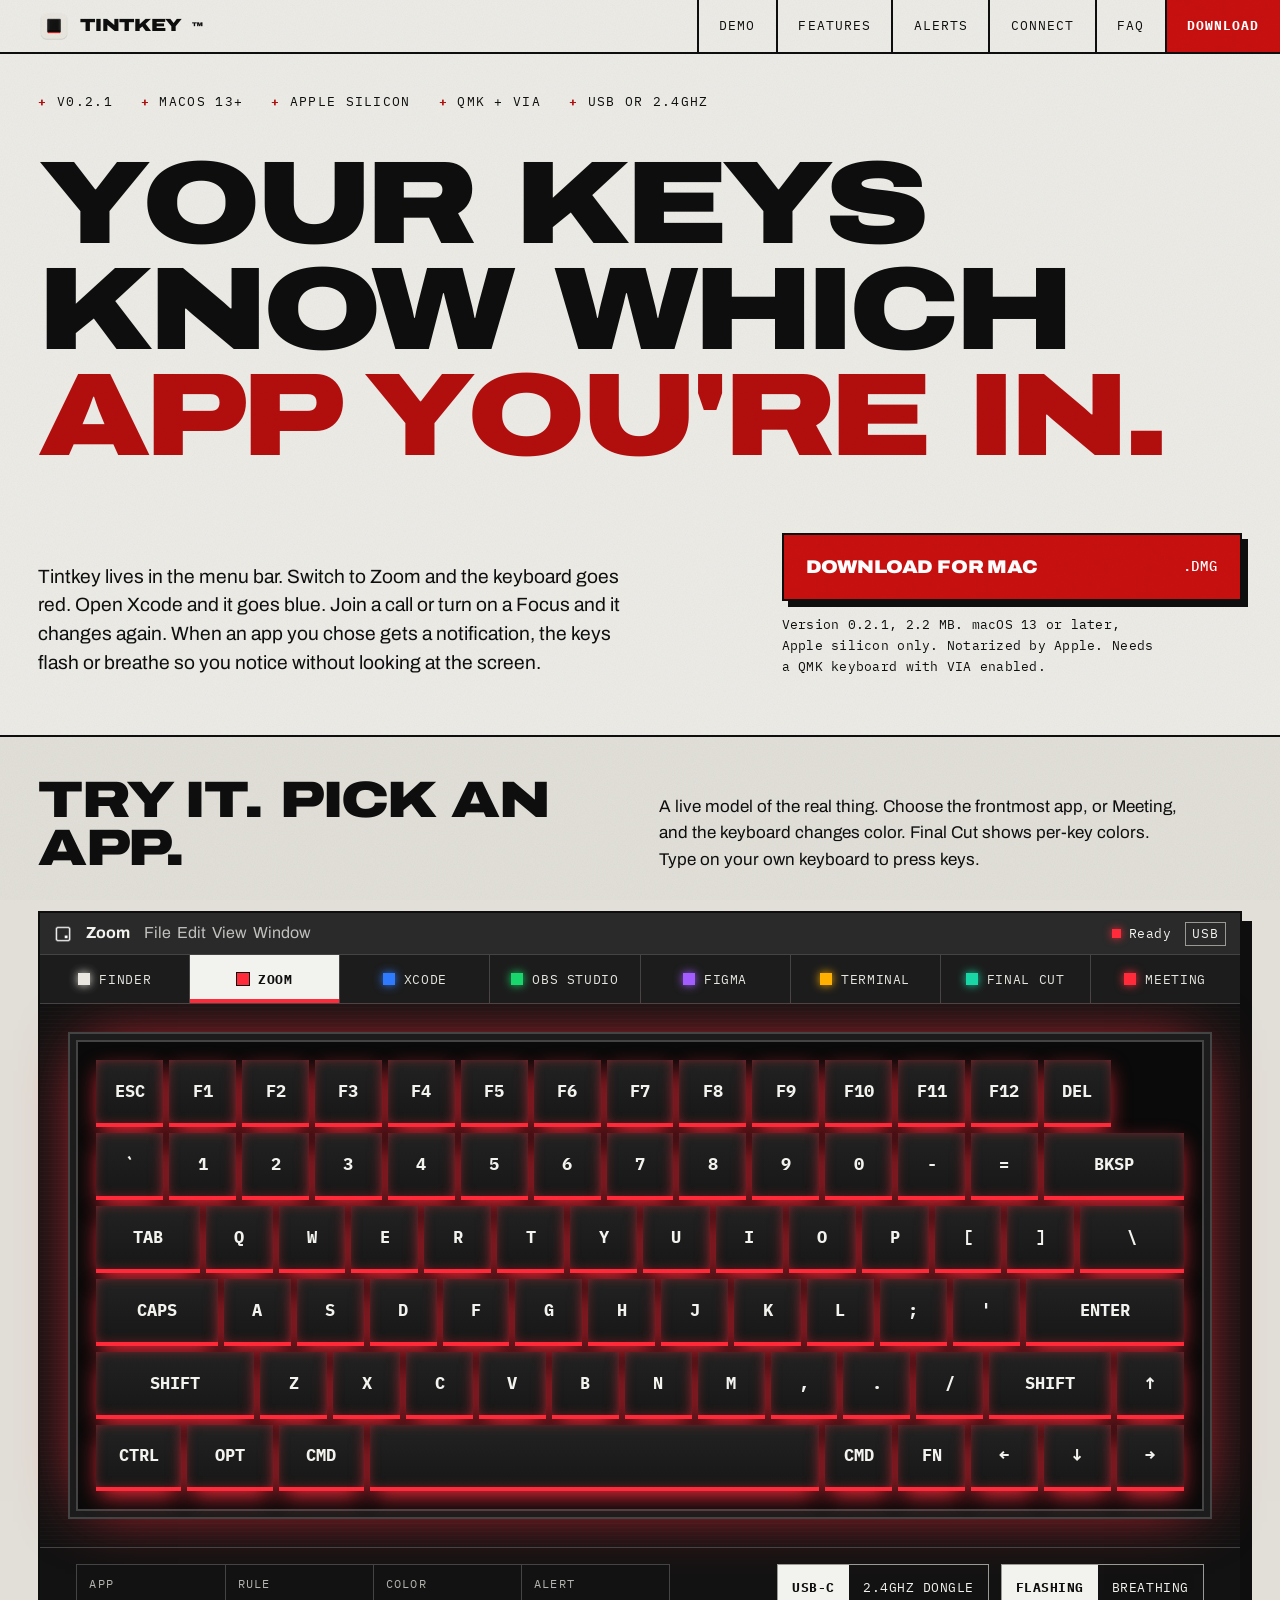
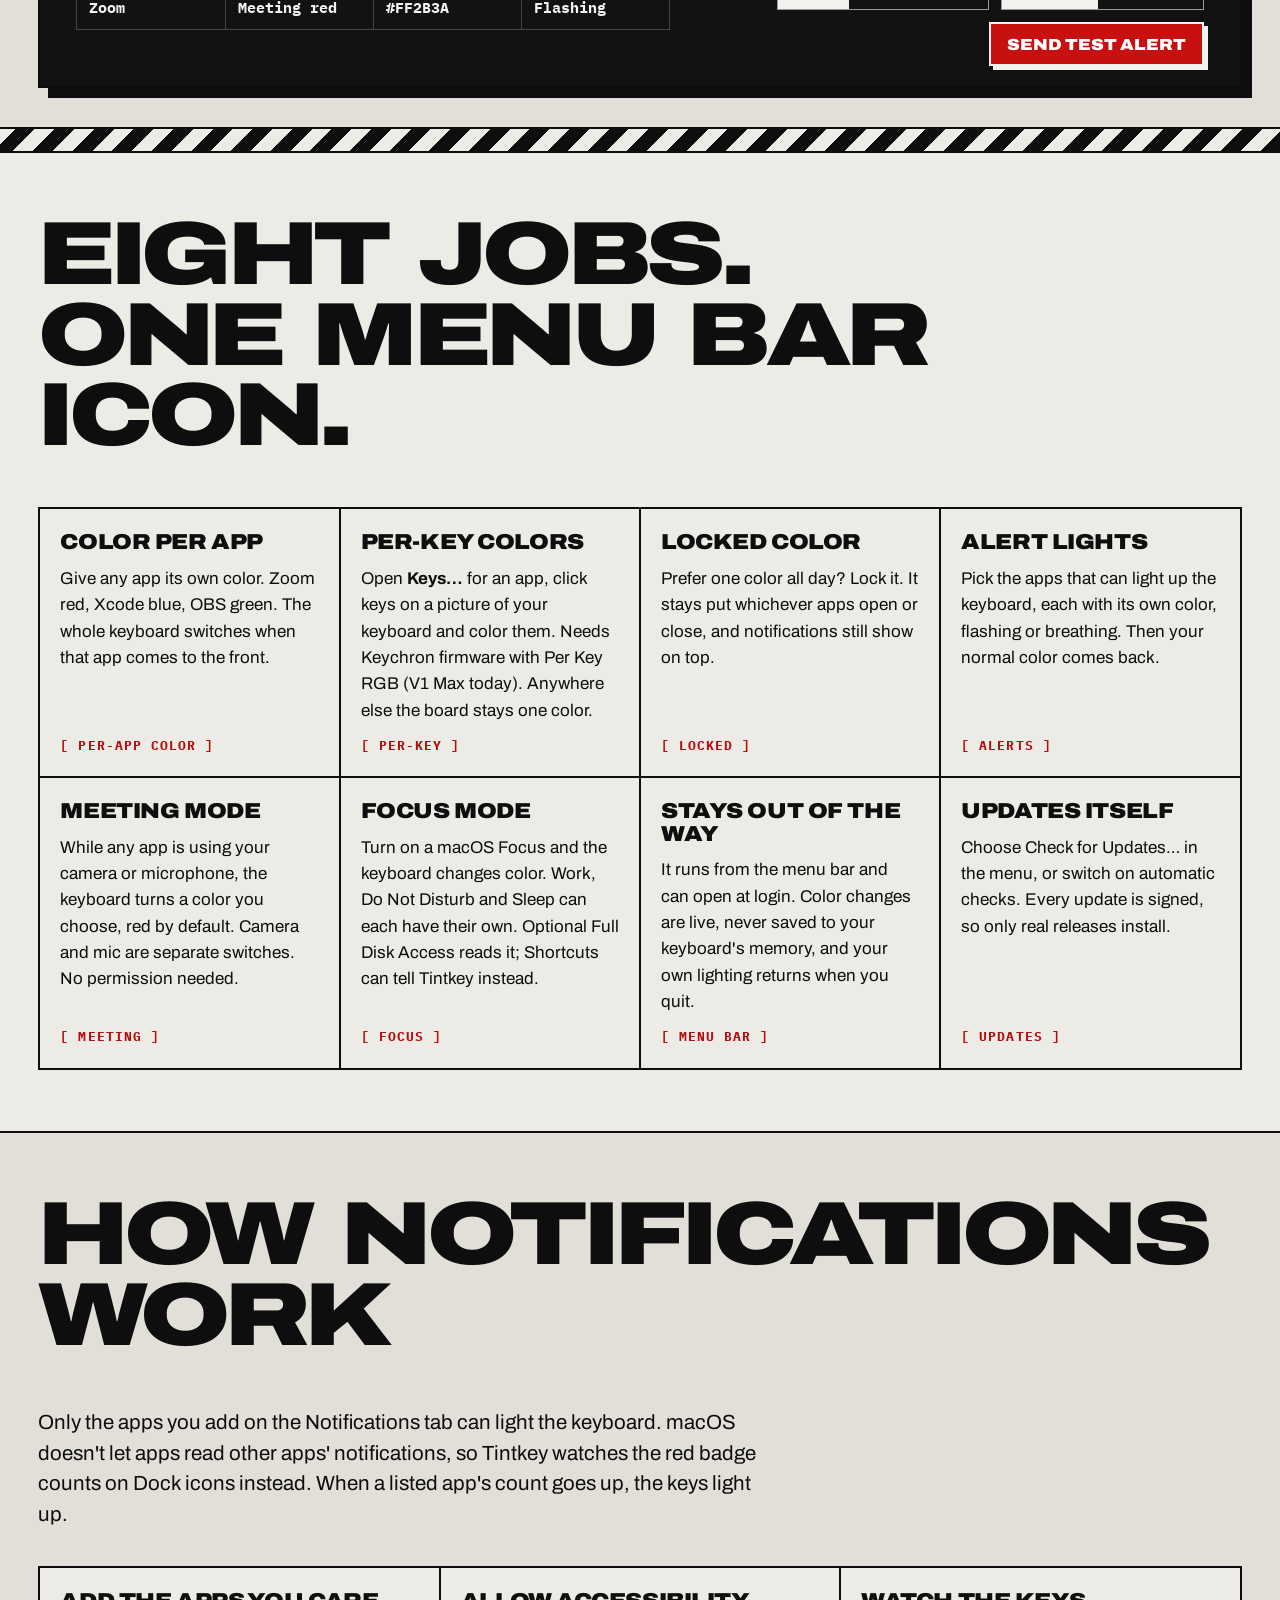
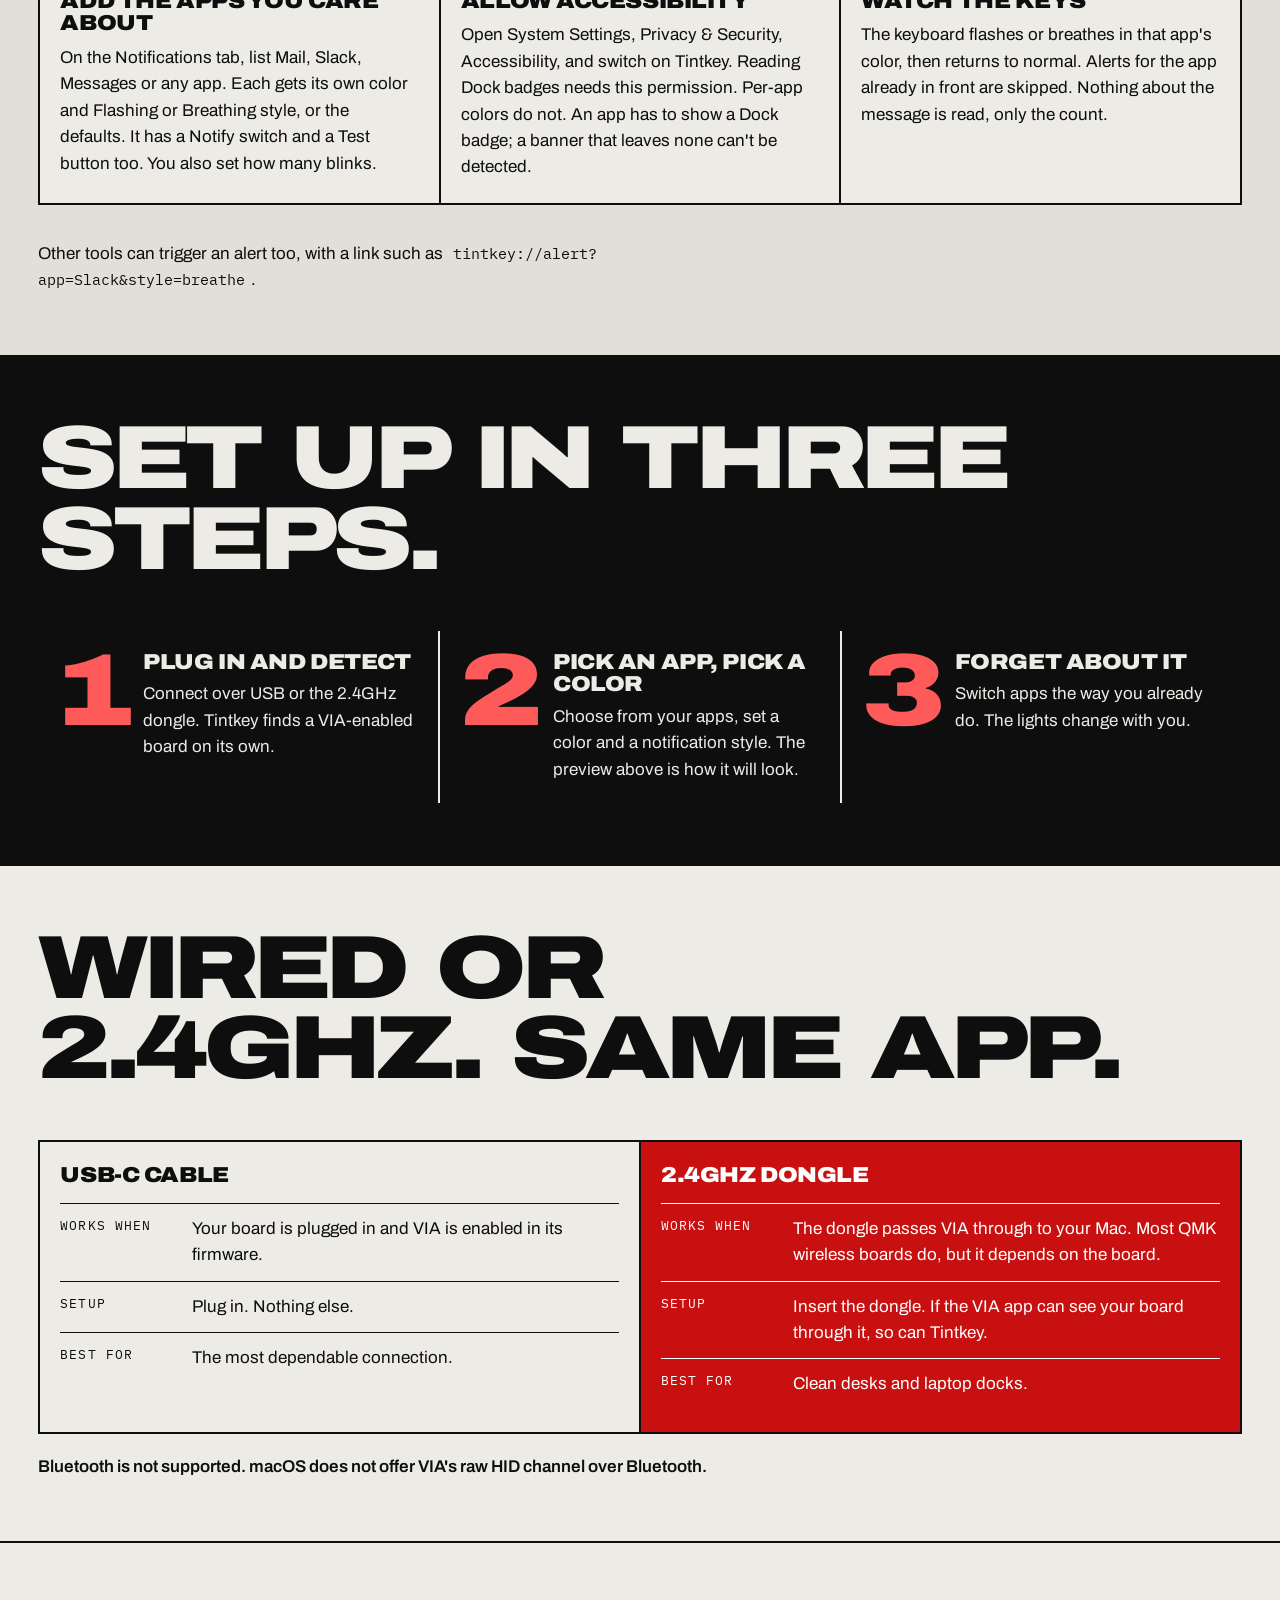
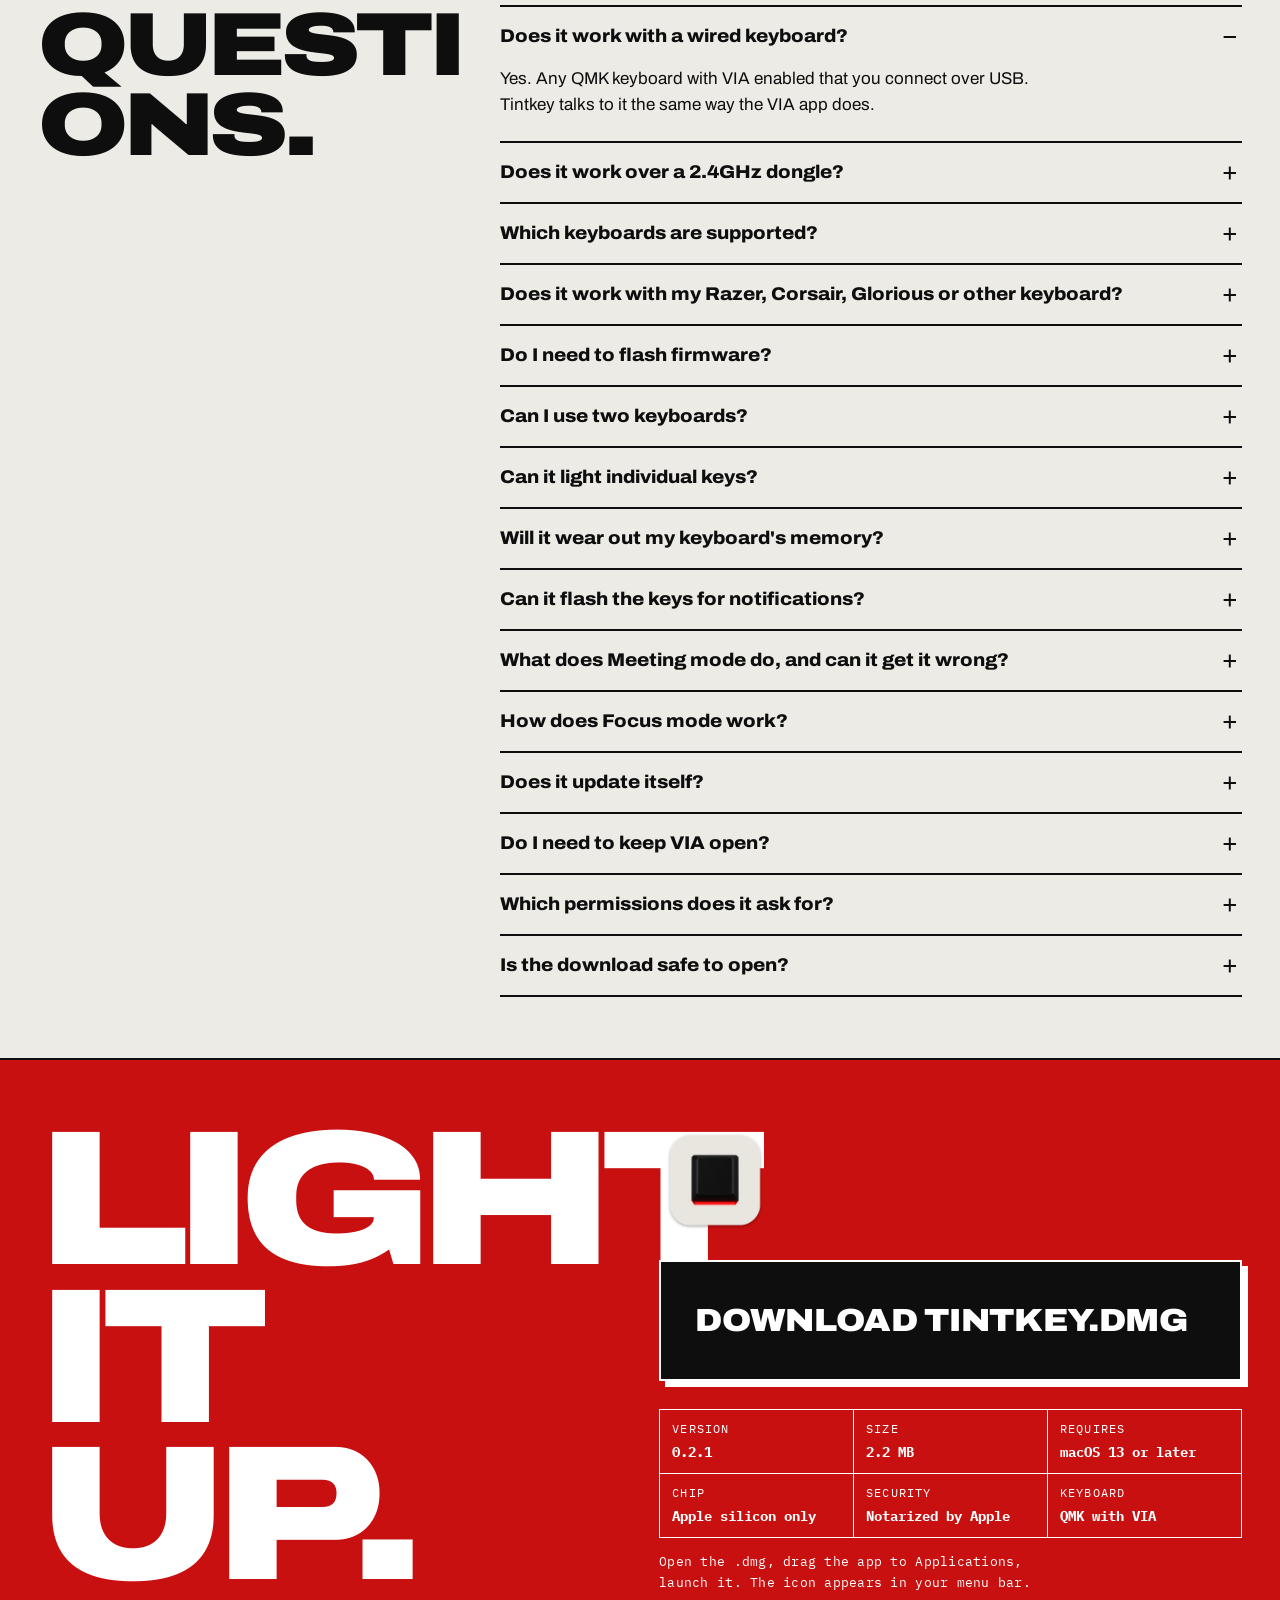
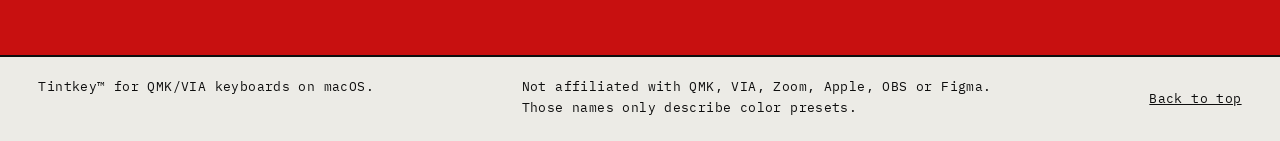
<file: docs/index.html>
<!doctype html>
<html lang="en">
<head>
<meta charset="utf-8">
<meta name="viewport" content="width=device-width, initial-scale=1">
<title>Tintkey | Per-app keyboard lighting for macOS</title>
<meta name="description" content="A macOS menu bar app that changes your QMK/VIA keyboard's RGB color to match the app you're in, turns it red on calls, follows your Focus, and flashes or breathes the keys for the apps you choose.">
<link rel="canonical" href="https://tintkey.vercel.app/">
<meta name="color-scheme" content="light dark">
<meta name="theme-color" content="#ecebe6" media="(prefers-color-scheme: light)">
<meta name="theme-color" content="#121212" media="(prefers-color-scheme: dark)">

<link rel="icon" href="favicon.ico" sizes="48x48">
<link rel="icon" type="image/png" sizes="32x32" href="assets/favicon-32.png">
<link rel="icon" type="image/png" sizes="16x16" href="assets/favicon-16.png">
<link rel="apple-touch-icon" sizes="180x180" href="assets/apple-touch-icon.png">

<meta property="og:type" content="website">
<meta property="og:site_name" content="Tintkey">
<meta property="og:title" content="Tintkey | Per-app keyboard lighting for macOS">
<meta property="og:description" content="Your keyboard changes color with the app you're in, and flashes when something needs you. QMK/VIA boards, USB or 2.4GHz.">
<meta property="og:image" content="https://tintkey.vercel.app/assets/og-card.png">
<meta property="og:image:width" content="1200">
<meta property="og:image:height" content="630">
<meta property="og:image:alt" content="Tintkey app icon, a black keycap with a red glow, next to the headline: your keys know which app you're in.">
<meta name="twitter:card" content="summary_large_image">
<meta name="twitter:title" content="Tintkey | Per-app keyboard lighting for macOS">
<meta name="twitter:description" content="Your keyboard changes color with the app you're in, and flashes when something needs you.">
<meta name="twitter:image" content="https://tintkey.vercel.app/assets/og-card.png">
<meta name="twitter:image:alt" content="Tintkey app icon next to the headline: your keys know which app you're in.">

<link rel="preconnect" href="https://fonts.googleapis.com">
<link rel="preconnect" href="https://fonts.gstatic.com" crossorigin>
<link href="https://fonts.googleapis.com/css2?family=Archivo:wdth,wght@62..125,100..900&family=IBM+Plex+Mono:wght@400;500;700&display=swap" rel="stylesheet">
<link rel="stylesheet" href="styles.css">
</head>
<body>
<a class="skip" href="#main">Skip to content</a>

<header class="top" id="top">
  <a class="brand" href="#main"><img src="assets/icon-192.png" width="32" height="32" alt=""><span data-brand>Tintkey</span><sup>&trade;</sup></a>
  <nav aria-label="Primary">
    <a href="#demo">Demo</a>
    <a href="#features">Features</a>
    <a href="#notifications">Alerts</a>
    <a href="#connect">Connect</a>
    <a href="#faq">FAQ</a>
    <a class="nav-dl" href="https://github.com/akabdalla9124/tintkey/releases/latest/download/Tintkey.dmg" data-dmg>Download</a>
  </nav>
</header>

<main id="main">
<section class="hero" aria-labelledby="hero-h">
  <ul class="hero-meta" aria-label="Quick facts">
    <li>v0.2.1</li><li>macOS 13+</li><li>Apple silicon</li><li>QMK + VIA</li><li>USB or 2.4GHz</li>
  </ul>
  <h1 id="hero-h">
    <span>Your keys</span>
    <span>know which</span>
    <span class="h1-red">app you're in.</span>
  </h1>
  <div class="hero-row">
    <p class="lede"><span data-brand>Tintkey</span> lives in the menu bar. Switch to Zoom and the keyboard goes red. Open Xcode and it goes blue. Join a call or turn on a Focus and it changes again. When an app you chose gets a notification, the keys flash or breathe so you notice without looking at the screen.</p>
    <div class="cta-stack">
      <a class="btn btn-primary" href="https://github.com/akabdalla9124/tintkey/releases/latest/download/Tintkey.dmg" data-dmg>Download for Mac <small>.dmg</small></a>
      <p class="fine" data-dl-line>Version 0.2.1, 2.2 MB. macOS 13 or later, Apple silicon only. Notarized by Apple. Needs a QMK keyboard with VIA enabled.</p>
    </div>
  </div>
</section>

<section class="demo" id="demo" aria-labelledby="demo-h">
  <div class="demo-head">
    <h2 id="demo-h">Try it. Pick an app.</h2>
    <p>A live model of the real thing. Choose the frontmost app, or Meeting, and the keyboard changes color. Final Cut shows per-key colors. Type on your own keyboard to press keys.</p>
  </div>

  <div class="console">
    <div class="menubar">
      <img class="mb-icon" src="assets/menubar-icon@2x.png" width="18" height="18" alt="">
      <strong id="mb-app">Finder</strong>
      <span class="mb-items" aria-hidden="true">File&nbsp;&nbsp;Edit&nbsp;&nbsp;View&nbsp;&nbsp;Window</span>
      <span class="mb-spacer"></span>
      <span class="mb-status" id="mb-status"><i class="dot" aria-hidden="true"></i><span id="mb-state">Ready</span></span>
      <output class="mb-conn" id="mb-conn" aria-label="Connection">USB</output>
    </div>

    <div class="picker" role="radiogroup" aria-label="Frontmost app" id="picker"></div>

    <div class="board-wrap">
      <div class="board" id="board" role="img" aria-label="Illustration of a mechanical keyboard whose lighting color follows the selected app"></div>
    </div>

    <div class="readout">
      <dl>
        <div><dt>App</dt><dd id="r-app">Finder</dd></div>
        <div><dt>Rule</dt><dd id="r-profile">None</dd></div>
        <div><dt>Color</dt><dd id="r-hex">Keyboard's own</dd></div>
        <div><dt>Alert</dt><dd id="r-alert">Flashing</dd></div>
      </dl>
      <div class="controls">
        <div class="seg" role="radiogroup" aria-label="Connection type" id="conn">
          <button type="button" role="radio" aria-checked="true" data-conn="USB">USB-C</button>
          <button type="button" role="radio" aria-checked="false" data-conn="2.4G">2.4GHz dongle</button>
        </div>
        <div class="seg" role="radiogroup" aria-label="Alert style" id="style">
          <button type="button" role="radio" aria-checked="true" data-style="flash">Flashing</button>
          <button type="button" role="radio" aria-checked="false" data-style="breathe">Breathing</button>
        </div>
        <button type="button" class="btn btn-alert" id="ping">Send test alert</button>
      </div>
    </div>
    <p class="sr-only" id="live" role="status" aria-live="polite"></p>
  </div>
</section>

<div class="stripe" aria-hidden="true"><div></div></div>

<section class="features" id="features" aria-labelledby="feat-h">
  <h2 id="feat-h" class="big">Eight jobs.<br>One menu bar icon.</h2>
  <div class="grid">
    <article>
      <h3>Color per app</h3>
      <p>Give any app its own color. Zoom red, Xcode blue, OBS green. The whole keyboard switches when that app comes to the front.</p>
      <samp>[ PER-APP COLOR ]</samp>
    </article>
    <article>
      <h3>Per-key colors</h3>
      <p>Open <b>Keys&hellip;</b> for an app, click keys on a picture of your keyboard and color them. Needs Keychron firmware with Per Key RGB (V1 Max today). Anywhere else the board stays one color.</p>
      <samp>[ PER-KEY ]</samp>
    </article>
    <article>
      <h3>Locked color</h3>
      <p>Prefer one color all day? Lock it. It stays put whichever apps open or close, and notifications still show on top.</p>
      <samp>[ LOCKED ]</samp>
    </article>
    <article>
      <h3>Alert lights</h3>
      <p>Pick the apps that can light up the keyboard, each with its own color, flashing or breathing. Then your normal color comes back.</p>
      <samp>[ ALERTS ]</samp>
    </article>
    <article>
      <h3>Meeting mode</h3>
      <p>While any app is using your camera or microphone, the keyboard turns a color you choose, red by default. Camera and mic are separate switches. No permission needed.</p>
      <samp>[ MEETING ]</samp>
    </article>
    <article>
      <h3>Focus mode</h3>
      <p>Turn on a macOS Focus and the keyboard changes color. Work, Do Not Disturb and Sleep can each have their own. Optional Full Disk Access reads it; Shortcuts can tell <span data-brand>Tintkey</span> instead.</p>
      <samp>[ FOCUS ]</samp>
    </article>
    <article>
      <h3>Stays out of the way</h3>
      <p>It runs from the menu bar and can open at login. Color changes are live, never saved to your keyboard's memory, and your own lighting returns when you quit.</p>
      <samp>[ MENU BAR ]</samp>
    </article>
    <article>
      <h3>Updates itself</h3>
      <p>Choose Check for Updates&hellip; in the menu, or switch on automatic checks. Every update is signed, so only real releases install.</p>
      <samp>[ UPDATES ]</samp>
    </article>
  </div>
</section>

<section class="notify" id="notifications" aria-labelledby="notif-h">
  <h2 id="notif-h" class="big">How notifications work</h2>
  <div class="notify-body">
    <p class="notify-lede">Only the apps you add on the Notifications tab can light the keyboard. macOS doesn't let apps read other apps' notifications, so <span data-brand>Tintkey</span> watches the red badge counts on Dock icons instead. When a listed app's count goes up, the keys light up.</p>
    <ol class="steps">
      <li><h3>Add the apps you care about</h3><p>On the Notifications tab, list Mail, Slack, Messages or any app. Each gets its own color and Flashing or Breathing style, or the defaults. It has a Notify switch and a Test button too. You also set how many blinks.</p></li>
      <li><h3>Allow Accessibility</h3><p>Open System Settings, Privacy &amp; Security, Accessibility, and switch on <span data-brand>Tintkey</span>. Reading Dock badges needs this permission. Per-app colors do not. An app has to show a Dock badge; a banner that leaves none can't be detected.</p></li>
      <li><h3>Watch the keys</h3><p>The keyboard flashes or breathes in that app's color, then returns to normal. Alerts for the app already in front are skipped. Nothing about the message is read, only the count.</p></li>
    </ol>
    <p class="notify-note">Other tools can trigger an alert too, with a link such as <code>tintkey://alert?app=Slack&amp;style=breathe</code>.</p>
  </div>
</section>

<section class="how" aria-labelledby="how-h">
  <h2 id="how-h" class="big">Set up in three steps.</h2>
  <ol>
    <li><b aria-hidden="true">1</b><div><h3>Plug in and detect</h3><p>Connect over USB or the 2.4GHz dongle. <span data-brand>Tintkey</span> finds a VIA-enabled board on its own.</p></div></li>
    <li><b aria-hidden="true">2</b><div><h3>Pick an app, pick a color</h3><p>Choose from your apps, set a color and a notification style. The preview above is how it will look.</p></div></li>
    <li><b aria-hidden="true">3</b><div><h3>Forget about it</h3><p>Switch apps the way you already do. The lights change with you.</p></div></li>
  </ol>
</section>

<section class="connect" id="connect" aria-labelledby="con-h">
  <h2 id="con-h" class="big">Wired or<br>2.4GHz. Same app.</h2>
  <div class="compare">
    <div>
      <h3>USB-C cable</h3>
      <dl>
        <div><dt>Works when</dt><dd>Your board is plugged in and VIA is enabled in its firmware.</dd></div>
        <div><dt>Setup</dt><dd>Plug in. Nothing else.</dd></div>
        <div><dt>Best for</dt><dd>The most dependable connection.</dd></div>
      </dl>
    </div>
    <div>
      <h3>2.4GHz dongle</h3>
      <dl>
        <div><dt>Works when</dt><dd>The dongle passes VIA through to your Mac. Most QMK wireless boards do, but it depends on the board.</dd></div>
        <div><dt>Setup</dt><dd>Insert the dongle. If the VIA app can see your board through it, so can <span data-brand>Tintkey</span>.</dd></div>
        <div><dt>Best for</dt><dd>Clean desks and laptop docks.</dd></div>
      </dl>
    </div>
  </div>
  <p class="connect-note">Bluetooth is not supported. macOS does not offer VIA's raw HID channel over Bluetooth.</p>
</section>
<section class="faq" id="faq" aria-labelledby="faq-h">
  <h2 id="faq-h" class="big">Questions.</h2>
  <div class="faq-list">
    <details open>
      <summary>Does it work with a wired keyboard?</summary>
      <p>Yes. Any QMK keyboard with VIA enabled that you connect over USB. <span data-brand>Tintkey</span> talks to it the same way the VIA app does.</p>
    </details>
    <details>
      <summary>Does it work over a 2.4GHz dongle?</summary>
      <p>Yes, if the dongle passes VIA through to your Mac. If the VIA app can see your board through the dongle, so can <span data-brand>Tintkey</span>. Bluetooth is not supported.</p>
    </details>
    <details>
      <summary>Which keyboards are supported?</summary>
      <p>Natively: QMK firmware with VIA support and lighting controls (RGB Matrix, RGB Light or backlight), USB or a 2.4GHz dongle that passes VIA through. It was developed on a Keychron V1 Max. Per-key colors need Keychron firmware with Per Key RGB, see below.</p>
    </details>
    <details>
      <summary>Does it work with my Razer, Corsair, Glorious or other keyboard?</summary>
      <p>Not today. <span data-brand>Tintkey</span> controls QMK keyboards with VIA enabled. Support for more brands is planned, but nothing beyond VIA works yet.</p>
    </details>
    <details>
      <summary>Do I need to flash firmware?</summary>
      <p>No. <span data-brand>Tintkey</span> never flashes anything. A QMK board needs VIA enabled, which many already have.</p>
    </details>
    <details>
      <summary>Can I use two keyboards?</summary>
      <p>One at a time. <span data-brand>Tintkey</span> lists every keyboard it finds under General, Keyboard, and you switch between them. If two look the same, press Flash it to blink one and see which is which. Your choice is remembered by USB port.</p>
    </details>
    <details>
      <summary>Can it light individual keys?</summary>
      <p>Yes, on some keyboards. Each app can have its own key colors, set in the Keys&hellip; editor on a picture of your keyboard. It needs Keychron firmware with Per Key RGB, which today means the V1 Max in its 81-key layout. <span data-brand>Tintkey</span> checks whether your keyboard supports it and otherwise stays with one color for the whole board. Every key shows a color, so a single key can't be switched off. The demo's Final Cut shows the idea.</p>
    </details>
    <details>
      <summary>Will it wear out my keyboard's memory?</summary>
      <p>No. Color changes, per-key colors included, are sent as live settings and never saved to the keyboard. Your own lighting comes back when you leave the app or quit.</p>
    </details>
    <details>
      <summary>Can it flash the keys for notifications?</summary>
      <p>Yes, for the apps you add on the Notifications tab. Only those apps alert, each flashing or breathing in its own color. It detects Dock badges, so the app must show a badge on its Dock icon. It needs the Accessibility permission, and it reads only the count, never the content.</p>
    </details>
    <details>
      <summary>What does Meeting mode do, and can it get it wrong?</summary>
      <p>When any app is using the camera or microphone, the keyboard turns your meeting color, red by default. You can choose camera, microphone or both, and it needs no permission. It only knows that a device is in use, not by what, so dictation, Siri or a voice recorder count as the microphone. Turn Microphone off if that gets in the way. A meeting wins over a Focus color. It starts switched off.</p>
    </details>
    <details>
      <summary>How does Focus mode work?</summary>
      <p>With Focus mode on, the keyboard takes a color while a macOS Focus is on, and each Focus (Work, Do Not Disturb, Sleep and so on) can have its own. macOS only lets apps read Focus with Full Disk Access, which is optional. Without it, create a Shortcuts automation for each Focus that opens <code>tintkey://focus?on=1&amp;mode=Work</code> when it turns on and <code>tintkey://focus?on=0</code> when it turns off.</p>
    </details>
    <details>
      <summary>Does it update itself?</summary>
      <p>Yes. Choose Check for Updates&hellip; in the menu bar, or switch on automatic checks in General. Updates are signed. Version 0.1.0 has no updater, so if you have it, download 0.2.1 once by hand.</p>
    </details>
    <details>
      <summary>Do I need to keep VIA open?</summary>
      <p>No. Quit it while <span data-brand>Tintkey</span> runs so the two don't fight over the lighting.</p>
    </details>
    <details>
      <summary>Which permissions does it ask for?</summary>
      <p>Per-app colors and Meeting mode need none. Notification alerts need Accessibility so it can read Dock badge counts. Reading your Focus is optional and needs Full Disk Access. Nothing leaves your Mac.</p>
    </details>
    <details>
      <summary>Is the download safe to open?</summary>
      <p>The .dmg is signed with a Developer ID and notarized by Apple, so macOS opens it without a warning.</p>
    </details>
  </div>
</section>

<section class="download" id="download" aria-labelledby="dl-h">
  <h2 id="dl-h">Light it<br>up.</h2>
  <div class="dl-box">
    <img class="dl-icon" src="assets/icon-512.png" width="112" height="112" alt="Tintkey app icon: a black keycap with a red glow">
    <a class="btn btn-primary btn-xl" href="https://github.com/akabdalla9124/tintkey/releases/latest/download/Tintkey.dmg" data-dmg><span>Download <span data-brand>Tintkey</span>.dmg</span></a>
    <dl class="specs">
      <div><dt>Version</dt><dd>0.2.1</dd></div>
      <div><dt>Size</dt><dd>2.2 MB</dd></div>
      <div><dt>Requires</dt><dd>macOS 13 or later</dd></div>
      <div><dt>Chip</dt><dd>Apple silicon only</dd></div>
      <div><dt>Security</dt><dd>Notarized by Apple</dd></div>
      <div><dt>Keyboard</dt><dd>QMK with VIA</dd></div>
    </dl>
    <p class="fine">Open the .dmg, drag the app to Applications, launch it. The icon appears in your menu bar.</p>
  </div>
</section>
</main>

<footer>
  <span><span data-brand>Tintkey</span>&trade; for QMK/VIA keyboards on macOS.</span>
  <span>Not affiliated with QMK, VIA, Zoom, Apple, OBS or Figma. Those names only describe color presets.</span>
  <a href="#top">Back to top</a>
</footer>

<script src="script.js"></script>
</body>
</html>
</file>
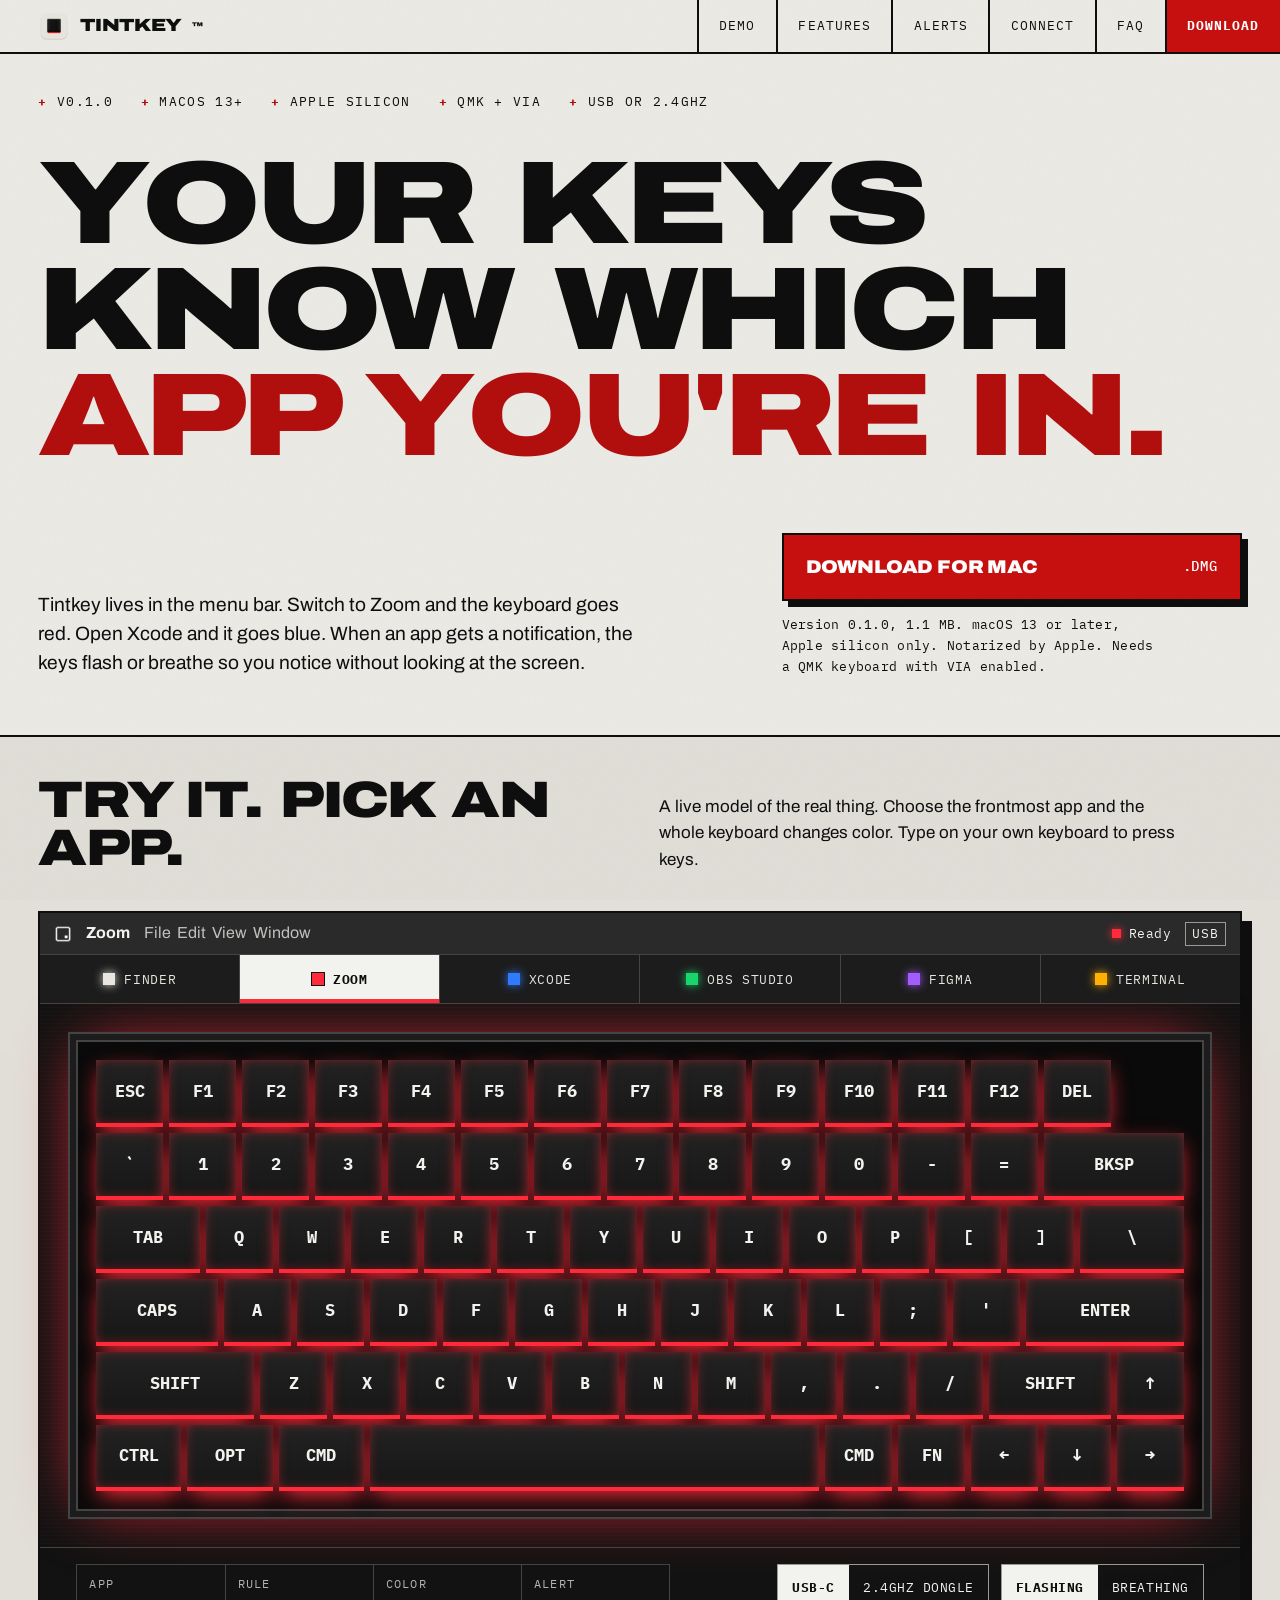
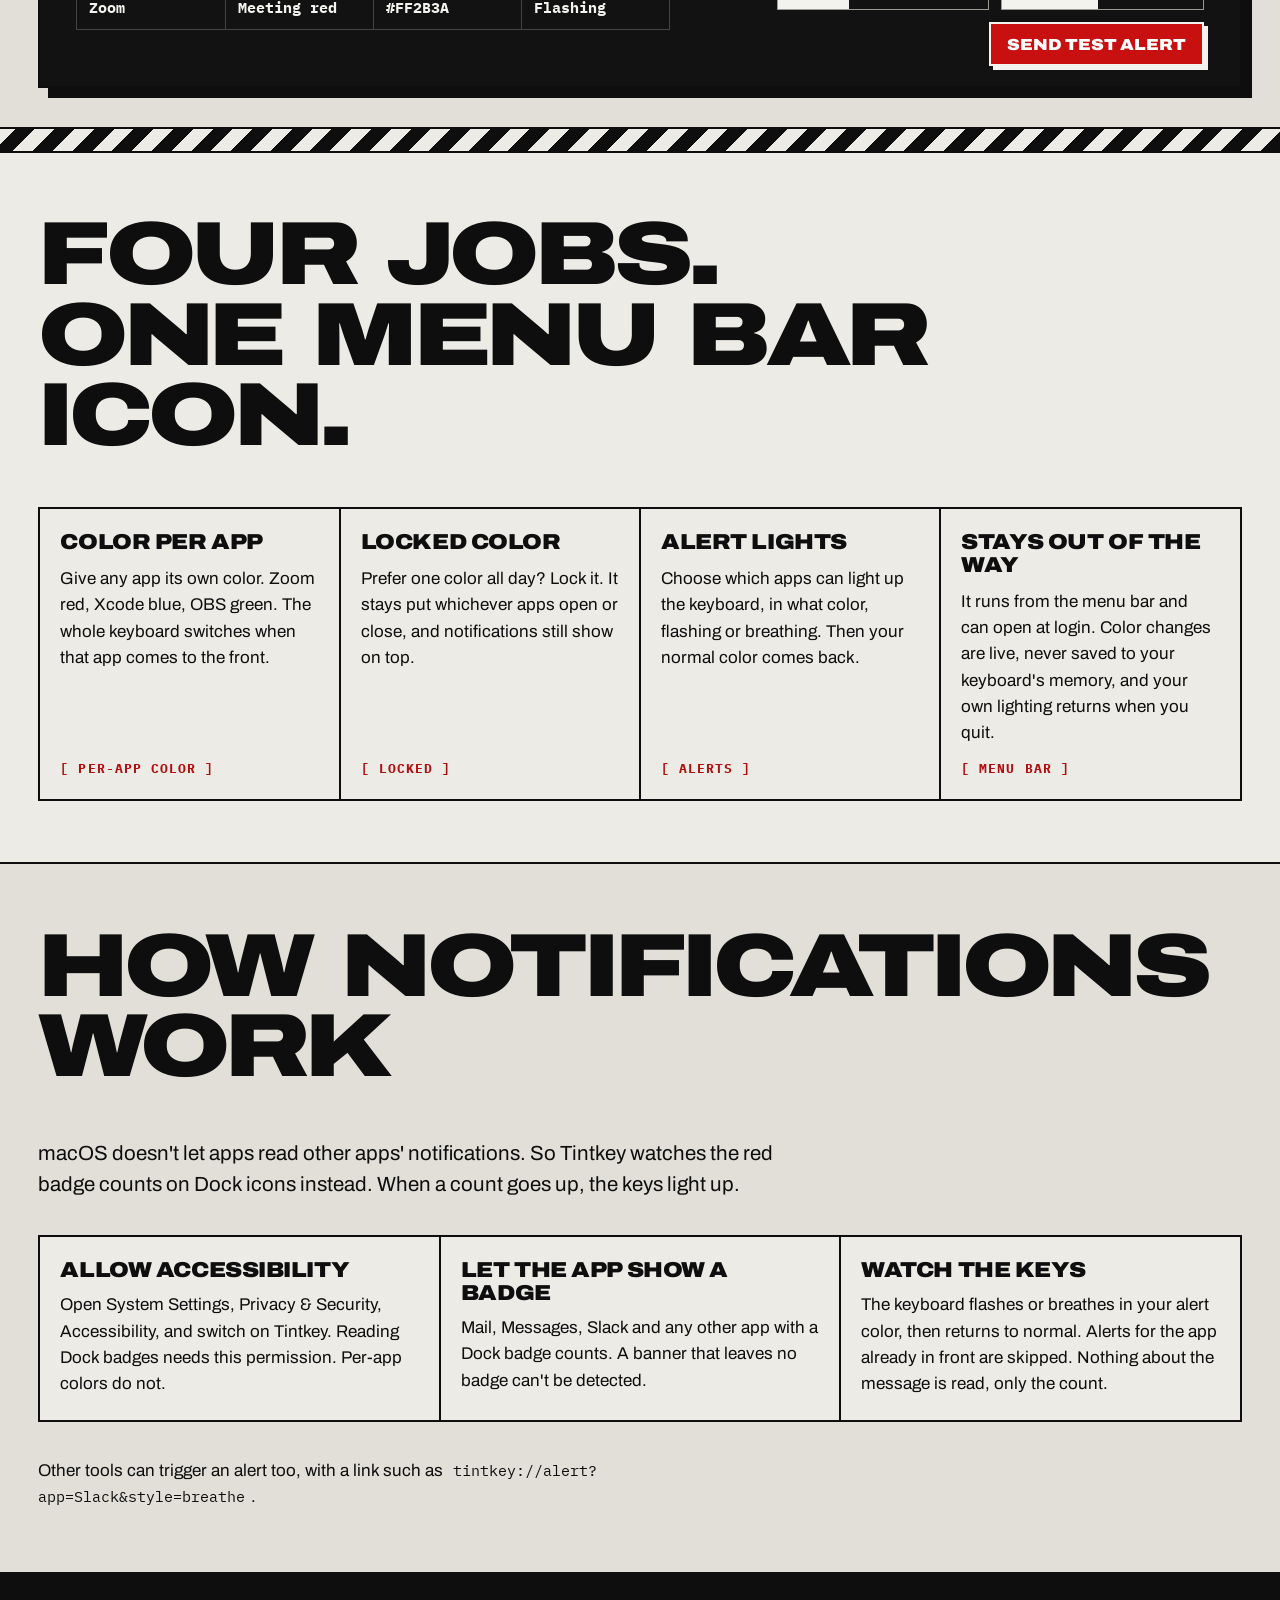
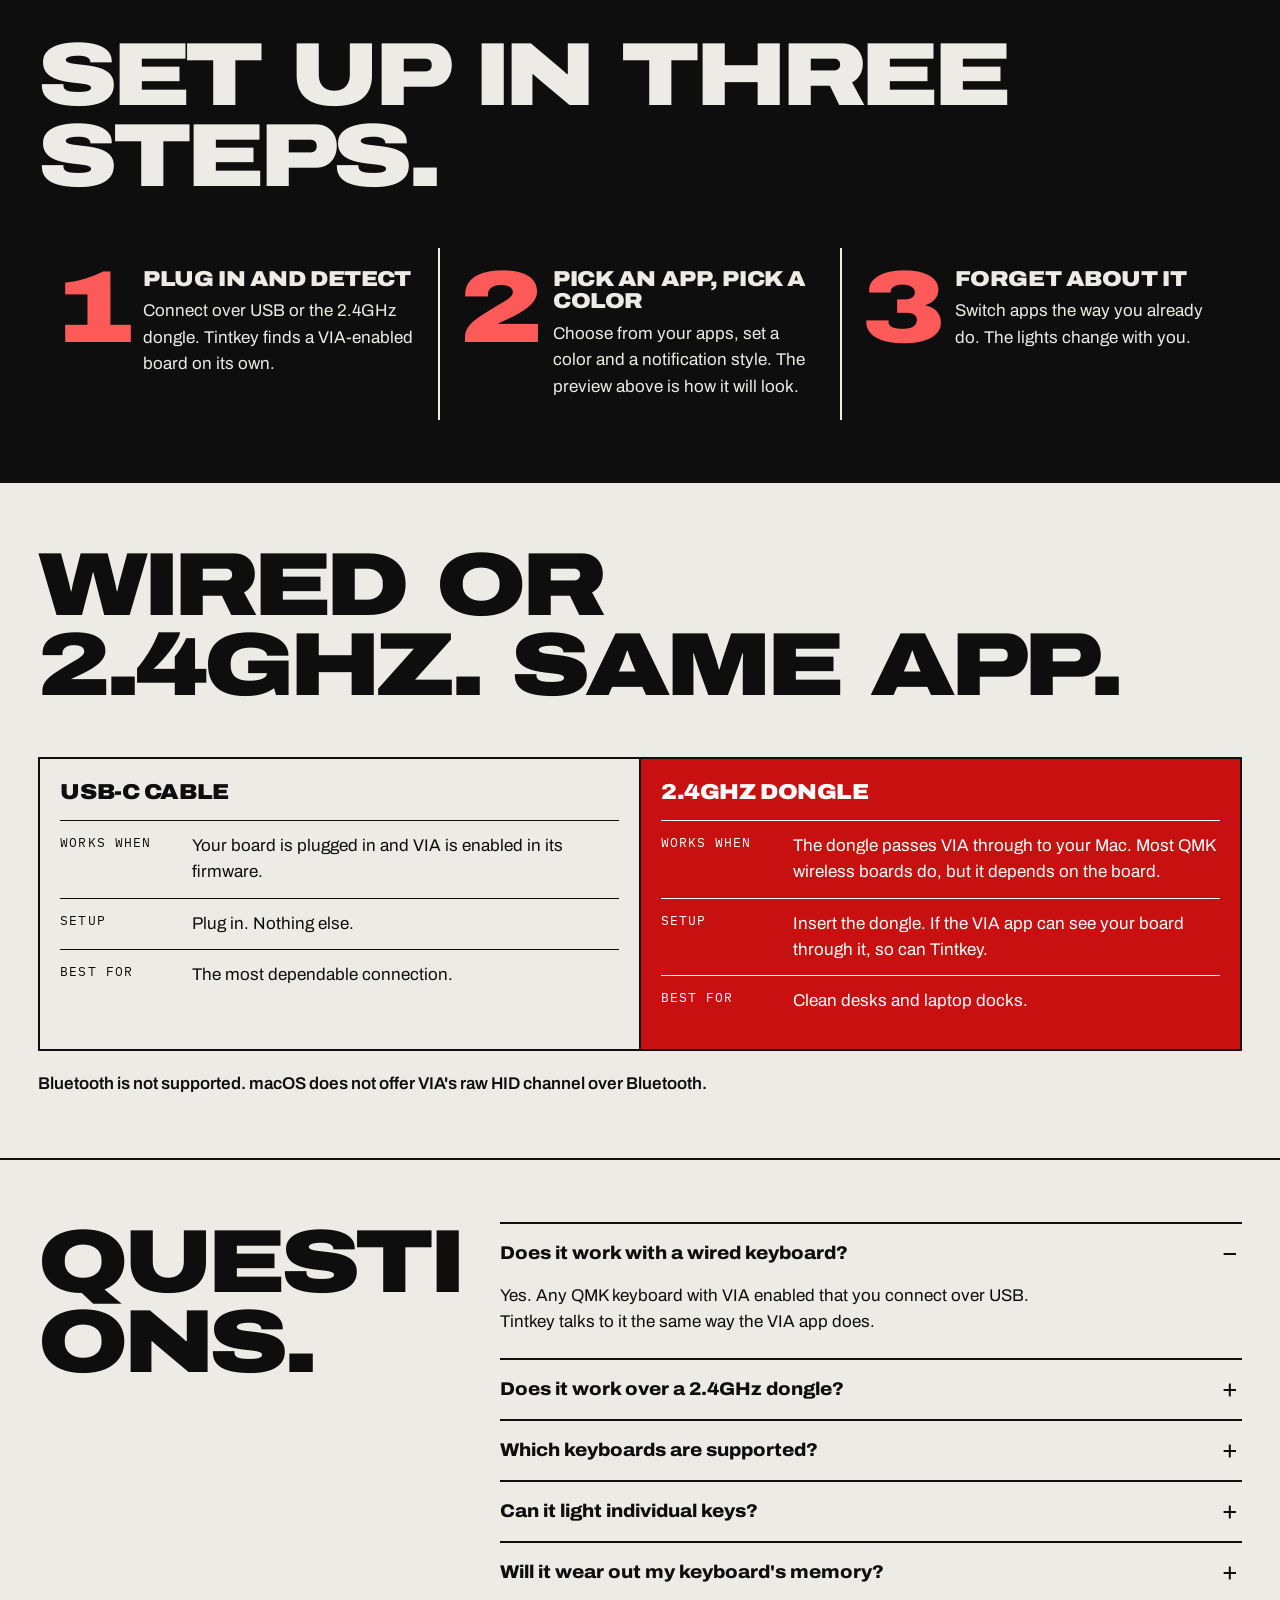
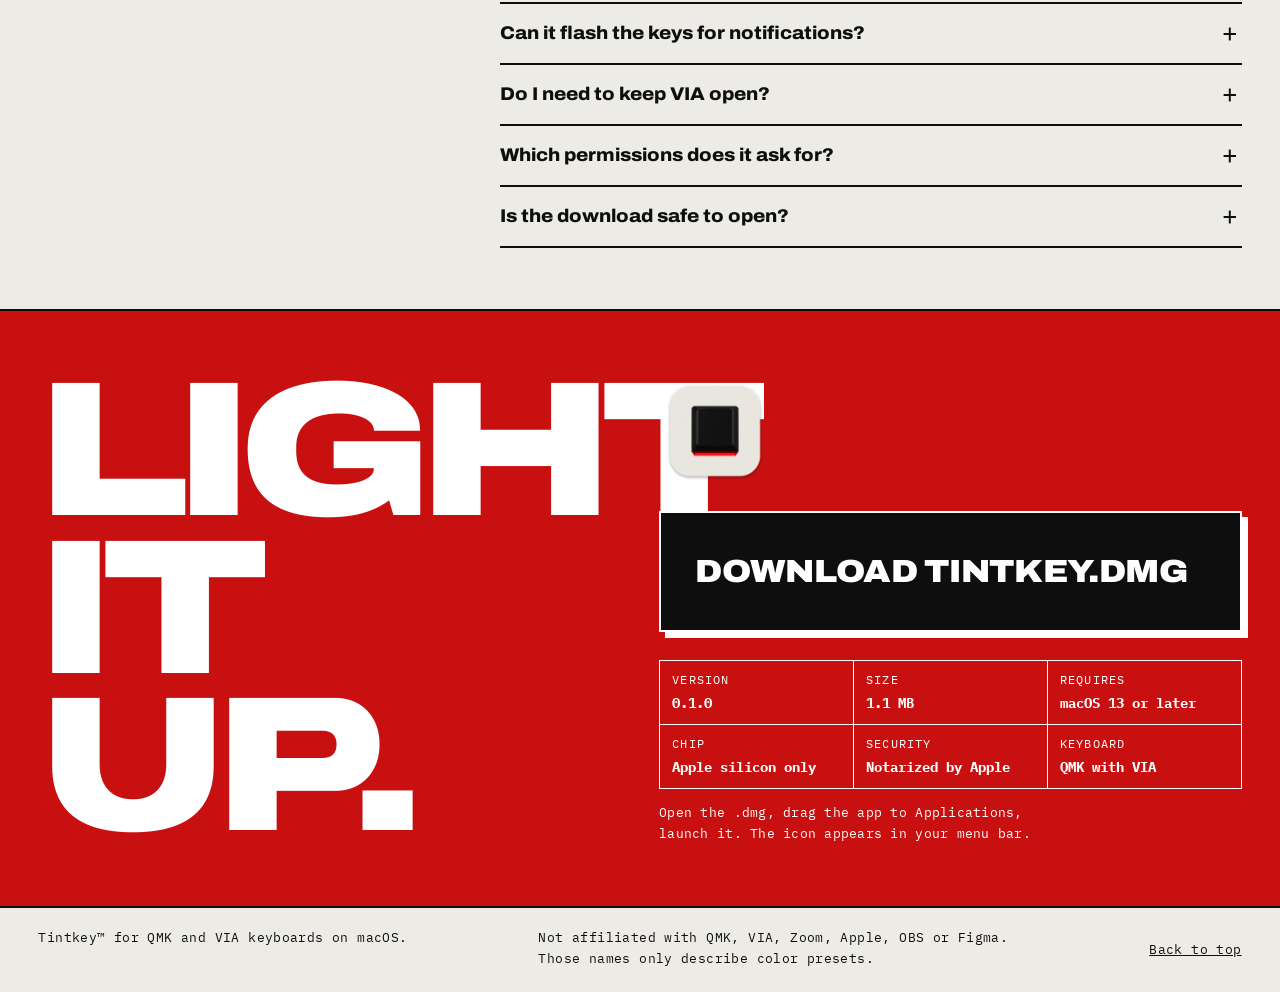
<file: site/index.html>
<!doctype html>
<html lang="en">
<head>
<meta charset="utf-8">
<meta name="viewport" content="width=device-width, initial-scale=1">
<title>Tintkey | Per-app keyboard lighting for macOS</title>
<meta name="description" content="A macOS menu bar app that changes your QMK/VIA keyboard's RGB color to match the app you're in, and flashes or breathes the keys when an app gets a notification.">
<meta name="color-scheme" content="light dark">
<meta name="theme-color" content="#ecebe6" media="(prefers-color-scheme: light)">
<meta name="theme-color" content="#121212" media="(prefers-color-scheme: dark)">

<link rel="icon" href="favicon.ico" sizes="48x48">
<link rel="icon" type="image/png" sizes="32x32" href="assets/favicon-32.png">
<link rel="icon" type="image/png" sizes="16x16" href="assets/favicon-16.png">
<link rel="apple-touch-icon" sizes="180x180" href="assets/apple-touch-icon.png">

<meta property="og:type" content="website">
<meta property="og:site_name" content="Tintkey">
<meta property="og:title" content="Tintkey | Per-app keyboard lighting for macOS">
<meta property="og:description" content="Your keyboard changes color with the app you're in, and flashes when something needs you. QMK/VIA boards, USB or 2.4GHz.">
<meta property="og:image" content="assets/og-card.png">
<meta property="og:image:width" content="1200">
<meta property="og:image:height" content="630">
<meta property="og:image:alt" content="Tintkey app icon, a black keycap with a red glow, next to the headline: your keys know which app you're in.">
<meta name="twitter:card" content="summary_large_image">
<meta name="twitter:title" content="Tintkey | Per-app keyboard lighting for macOS">
<meta name="twitter:description" content="Your keyboard changes color with the app you're in, and flashes when something needs you.">
<meta name="twitter:image" content="assets/og-card.png">
<meta name="twitter:image:alt" content="Tintkey app icon next to the headline: your keys know which app you're in.">

<link rel="preconnect" href="https://fonts.googleapis.com">
<link rel="preconnect" href="https://fonts.gstatic.com" crossorigin>
<link href="https://fonts.googleapis.com/css2?family=Archivo:wdth,wght@62..125,100..900&family=IBM+Plex+Mono:wght@400;500;700&display=swap" rel="stylesheet">
<link rel="stylesheet" href="styles.css">
</head>
<body>
<a class="skip" href="#main">Skip to content</a>

<header class="top" id="top">
  <a class="brand" href="#main"><img src="assets/icon-192.png" width="32" height="32" alt=""><span data-brand>Tintkey</span><sup>&trade;</sup></a>
  <nav aria-label="Primary">
    <a href="#demo">Demo</a>
    <a href="#features">Features</a>
    <a href="#notifications">Alerts</a>
    <a href="#connect">Connect</a>
    <a href="#faq">FAQ</a>
    <a class="nav-dl" href="https://github.com/akabdalla9124/tintkey/releases/latest/download/Tintkey.dmg" data-dmg>Download</a>
  </nav>
</header>

<main id="main">
<section class="hero" aria-labelledby="hero-h">
  <ul class="hero-meta" aria-label="Quick facts">
    <li>v0.1.0</li><li>macOS 13+</li><li>Apple silicon</li><li>QMK + VIA</li><li>USB or 2.4GHz</li>
  </ul>
  <h1 id="hero-h">
    <span>Your keys</span>
    <span>know which</span>
    <span class="h1-red">app you're in.</span>
  </h1>
  <div class="hero-row">
    <p class="lede"><span data-brand>Tintkey</span> lives in the menu bar. Switch to Zoom and the keyboard goes red. Open Xcode and it goes blue. When an app gets a notification, the keys flash or breathe so you notice without looking at the screen.</p>
    <div class="cta-stack">
      <a class="btn btn-primary" href="https://github.com/akabdalla9124/tintkey/releases/latest/download/Tintkey.dmg" data-dmg>Download for Mac <small>.dmg</small></a>
      <p class="fine" data-dl-line>Version 0.1.0, 1.1 MB. macOS 13 or later, Apple silicon only. Notarized by Apple. Needs a QMK keyboard with VIA enabled.</p>
    </div>
  </div>
</section>

<section class="demo" id="demo" aria-labelledby="demo-h">
  <div class="demo-head">
    <h2 id="demo-h">Try it. Pick an app.</h2>
    <p>A live model of the real thing. Choose the frontmost app and the whole keyboard changes color. Type on your own keyboard to press keys.</p>
  </div>

  <div class="console">
    <div class="menubar">
      <img class="mb-icon" src="assets/menubar-icon@2x.png" width="18" height="18" alt="">
      <strong id="mb-app">Finder</strong>
      <span class="mb-items" aria-hidden="true">File&nbsp;&nbsp;Edit&nbsp;&nbsp;View&nbsp;&nbsp;Window</span>
      <span class="mb-spacer"></span>
      <span class="mb-status" id="mb-status"><i class="dot" aria-hidden="true"></i><span id="mb-state">Ready</span></span>
      <output class="mb-conn" id="mb-conn" aria-label="Connection">USB</output>
    </div>

    <div class="picker" role="radiogroup" aria-label="Frontmost app" id="picker"></div>

    <div class="board-wrap">
      <div class="board" id="board" role="img" aria-label="Illustration of a mechanical keyboard whose lighting color follows the selected app"></div>
    </div>

    <div class="readout">
      <dl>
        <div><dt>App</dt><dd id="r-app">Finder</dd></div>
        <div><dt>Rule</dt><dd id="r-profile">None</dd></div>
        <div><dt>Color</dt><dd id="r-hex">Keyboard's own</dd></div>
        <div><dt>Alert</dt><dd id="r-alert">Flashing</dd></div>
      </dl>
      <div class="controls">
        <div class="seg" role="radiogroup" aria-label="Connection type" id="conn">
          <button type="button" role="radio" aria-checked="true" data-conn="USB">USB-C</button>
          <button type="button" role="radio" aria-checked="false" data-conn="2.4G">2.4GHz dongle</button>
        </div>
        <div class="seg" role="radiogroup" aria-label="Alert style" id="style">
          <button type="button" role="radio" aria-checked="true" data-style="flash">Flashing</button>
          <button type="button" role="radio" aria-checked="false" data-style="breathe">Breathing</button>
        </div>
        <button type="button" class="btn btn-alert" id="ping">Send test alert</button>
      </div>
    </div>
    <p class="sr-only" id="live" role="status" aria-live="polite"></p>
  </div>
</section>

<div class="stripe" aria-hidden="true"><div></div></div>

<section class="features" id="features" aria-labelledby="feat-h">
  <h2 id="feat-h" class="big">Four jobs.<br>One menu bar icon.</h2>
  <div class="grid">
    <article>
      <h3>Color per app</h3>
      <p>Give any app its own color. Zoom red, Xcode blue, OBS green. The whole keyboard switches when that app comes to the front.</p>
      <samp>[ PER-APP COLOR ]</samp>
    </article>
    <article>
      <h3>Locked color</h3>
      <p>Prefer one color all day? Lock it. It stays put whichever apps open or close, and notifications still show on top.</p>
      <samp>[ LOCKED ]</samp>
    </article>
    <article>
      <h3>Alert lights</h3>
      <p>Choose which apps can light up the keyboard, in what color, flashing or breathing. Then your normal color comes back.</p>
      <samp>[ ALERTS ]</samp>
    </article>
    <article>
      <h3>Stays out of the way</h3>
      <p>It runs from the menu bar and can open at login. Color changes are live, never saved to your keyboard's memory, and your own lighting returns when you quit.</p>
      <samp>[ MENU BAR ]</samp>
    </article>
  </div>
</section>

<section class="notify" id="notifications" aria-labelledby="notif-h">
  <h2 id="notif-h" class="big">How notifications work</h2>
  <div class="notify-body">
    <p class="notify-lede">macOS doesn't let apps read other apps' notifications. So <span data-brand>Tintkey</span> watches the red badge counts on Dock icons instead. When a count goes up, the keys light up.</p>
    <ol class="steps">
      <li><h3>Allow Accessibility</h3><p>Open System Settings, Privacy &amp; Security, Accessibility, and switch on <span data-brand>Tintkey</span>. Reading Dock badges needs this permission. Per-app colors do not.</p></li>
      <li><h3>Let the app show a badge</h3><p>Mail, Messages, Slack and any other app with a Dock badge counts. A banner that leaves no badge can't be detected.</p></li>
      <li><h3>Watch the keys</h3><p>The keyboard flashes or breathes in your alert color, then returns to normal. Alerts for the app already in front are skipped. Nothing about the message is read, only the count.</p></li>
    </ol>
    <p class="notify-note">Other tools can trigger an alert too, with a link such as <code>tintkey://alert?app=Slack&amp;style=breathe</code>.</p>
  </div>
</section>

<section class="how" aria-labelledby="how-h">
  <h2 id="how-h" class="big">Set up in three steps.</h2>
  <ol>
    <li><b aria-hidden="true">1</b><div><h3>Plug in and detect</h3><p>Connect over USB or the 2.4GHz dongle. <span data-brand>Tintkey</span> finds a VIA-enabled board on its own.</p></div></li>
    <li><b aria-hidden="true">2</b><div><h3>Pick an app, pick a color</h3><p>Choose from your apps, set a color and a notification style. The preview above is how it will look.</p></div></li>
    <li><b aria-hidden="true">3</b><div><h3>Forget about it</h3><p>Switch apps the way you already do. The lights change with you.</p></div></li>
  </ol>
</section>

<section class="connect" id="connect" aria-labelledby="con-h">
  <h2 id="con-h" class="big">Wired or<br>2.4GHz. Same app.</h2>
  <div class="compare">
    <div>
      <h3>USB-C cable</h3>
      <dl>
        <div><dt>Works when</dt><dd>Your board is plugged in and VIA is enabled in its firmware.</dd></div>
        <div><dt>Setup</dt><dd>Plug in. Nothing else.</dd></div>
        <div><dt>Best for</dt><dd>The most dependable connection.</dd></div>
      </dl>
    </div>
    <div>
      <h3>2.4GHz dongle</h3>
      <dl>
        <div><dt>Works when</dt><dd>The dongle passes VIA through to your Mac. Most QMK wireless boards do, but it depends on the board.</dd></div>
        <div><dt>Setup</dt><dd>Insert the dongle. If the VIA app can see your board through it, so can <span data-brand>Tintkey</span>.</dd></div>
        <div><dt>Best for</dt><dd>Clean desks and laptop docks.</dd></div>
      </dl>
    </div>
  </div>
  <p class="connect-note">Bluetooth is not supported. macOS does not offer VIA's raw HID channel over Bluetooth.</p>
</section>

<section class="faq" id="faq" aria-labelledby="faq-h">
  <h2 id="faq-h" class="big">Questions.</h2>
  <div class="faq-list">
    <details open>
      <summary>Does it work with a wired keyboard?</summary>
      <p>Yes. Any QMK keyboard with VIA enabled that you connect over USB. <span data-brand>Tintkey</span> talks to it the same way the VIA app does.</p>
    </details>
    <details>
      <summary>Does it work over a 2.4GHz dongle?</summary>
      <p>Yes, if the dongle passes VIA through to your Mac. If the VIA app can see your board through the dongle, so can <span data-brand>Tintkey</span>. Bluetooth is not supported.</p>
    </details>
    <details>
      <summary>Which keyboards are supported?</summary>
      <p>QMK firmware with VIA support and lighting controls (RGB Matrix, RGB Light or backlight). It was developed on a Keychron V1 Max. Stock firmware that VIA cannot open will not work.</p>
    </details>
    <details>
      <summary>Can it light individual keys?</summary>
      <p>No. Stock VIA sets one color for the whole board, so that is what <span data-brand>Tintkey</span> does. The demo above shows the same single color on every key.</p>
    </details>
    <details>
      <summary>Will it wear out my keyboard's memory?</summary>
      <p>No. Color changes are sent as live settings and never saved to the keyboard. Your own lighting comes back when you quit.</p>
    </details>
    <details>
      <summary>Can it flash the keys for notifications?</summary>
      <p>Yes, flashing or breathing, in a color you choose per app. It detects Dock badges, so it works for apps that show a badge on their Dock icon. It needs the Accessibility permission, and it reads only the count, never the content.</p>
    </details>
    <details>
      <summary>Do I need to keep VIA open?</summary>
      <p>No. Quit it while <span data-brand>Tintkey</span> runs so the two don't fight over the lighting.</p>
    </details>
    <details>
      <summary>Which permissions does it ask for?</summary>
      <p>Per-app colors need none. Notification alerts need Accessibility so it can read Dock badge counts. Nothing leaves your Mac.</p>
    </details>
    <details>
      <summary>Is the download safe to open?</summary>
      <p>The .dmg is signed with a Developer ID and notarized by Apple, so macOS opens it without a warning.</p>
    </details>
  </div>
</section>

<section class="download" id="download" aria-labelledby="dl-h">
  <h2 id="dl-h">Light it<br>up.</h2>
  <div class="dl-box">
    <img class="dl-icon" src="assets/icon-512.png" width="112" height="112" alt="Tintkey app icon: a black keycap with a red glow">
    <a class="btn btn-primary btn-xl" href="https://github.com/akabdalla9124/tintkey/releases/latest/download/Tintkey.dmg" data-dmg><span>Download <span data-brand>Tintkey</span>.dmg</span></a>
    <dl class="specs">
      <div><dt>Version</dt><dd>0.1.0</dd></div>
      <div><dt>Size</dt><dd>1.1 MB</dd></div>
      <div><dt>Requires</dt><dd>macOS 13 or later</dd></div>
      <div><dt>Chip</dt><dd>Apple silicon only</dd></div>
      <div><dt>Security</dt><dd>Notarized by Apple</dd></div>
      <div><dt>Keyboard</dt><dd>QMK with VIA</dd></div>
    </dl>
    <p class="fine">Open the .dmg, drag the app to Applications, launch it. The icon appears in your menu bar.</p>
  </div>
</section>
</main>

<footer>
  <span><span data-brand>Tintkey</span>&trade; for QMK and VIA keyboards on macOS.</span>
  <span>Not affiliated with QMK, VIA, Zoom, Apple, OBS or Figma. Those names only describe color presets.</span>
  <a href="#top">Back to top</a>
</footer>

<script src="script.js"></script>
</body>
</html>
</file>
<file: docs/styles.css>
/* Tokens: every text/background pair below is checked in DESIGN.md (WCAG AA). */
:root{
  --paper:#ecebe6;
  --paper-2:#e1dfd8;
  --ink:#0e0e0e;
  --on-ink:#ecebe6;
  --red:#c81010;          /* hazard red as a FILL: white text on it = 5.9:1 */
  --red-text:#b30e0e;     /* hazard red as TEXT on paper / paper-2 */
  --red-on-ink:#ff5a5a;   /* hazard red as TEXT on the ink panel */
  --case:#121212;
  --case-2:#1c1c1c;
  --line:2px solid var(--ink);
  --sans:"Archivo","Helvetica Neue",Arial,sans-serif;
  --mono:"IBM Plex Mono",ui-monospace,Menlo,monospace;
  --pad:clamp(16px,3vw,40px);
  color-scheme:light dark;
}
@media (prefers-color-scheme:dark){
  :root{
    --paper:#121212;--paper-2:#1b1b1b;--ink:#ecebe6;--on-ink:#121212;
    --red-text:#ff5a5a;--red-on-ink:#b30e0e;
    --case:#0b0b0b;--case-2:#181818;
  }
}
*{box-sizing:border-box;margin:0;border-radius:0}
html{scroll-behavior:smooth;-webkit-text-size-adjust:100%}
body{
  background:var(--paper);color:var(--ink);
  font-family:var(--sans);font-size:1.0625rem;line-height:1.55;
  font-stretch:100%;
  -webkit-font-smoothing:antialiased;
  overflow-x:hidden;
}
/* paper grain */
body::after{
  content:"";position:fixed;inset:0;pointer-events:none;z-index:50;opacity:.07;mix-blend-mode:multiply;
  background-image:url("data:image/svg+xml;utf8,<svg xmlns='http://www.w3.org/2000/svg' width='160' height='160'><filter id='n'><feTurbulence type='fractalNoise' baseFrequency='.9' numOctaves='2' stitchTiles='stitch'/></filter><rect width='160' height='160' filter='url(%23n)'/></svg>");
}
@media (prefers-color-scheme:dark){ body::after{mix-blend-mode:screen;opacity:.04} }
a{color:inherit}
p a,.fine a{text-decoration:underline;text-underline-offset:3px}
:focus-visible{outline:3px solid var(--red-text);outline-offset:3px}
.skip{position:absolute;left:-999px;top:0;background:var(--ink);color:var(--paper);padding:12px 16px;z-index:100}
.skip:focus{left:0}
.sr-only{position:absolute;width:1px;height:1px;overflow:hidden;clip:rect(0 0 0 0);white-space:nowrap}
sup{font-size:.55em;vertical-align:super;line-height:0}
code{font-family:var(--mono);font-size:.88em;background:var(--paper-2);padding:1px 6px;overflow-wrap:anywhere}

/* ---------- top bar ---------- */
.top{
  position:sticky;top:0;z-index:20;background:var(--paper);
  display:flex;justify-content:space-between;align-items:stretch;
  border-bottom:var(--line);
}
.brand{
  display:flex;align-items:center;gap:10px;padding:8px var(--pad);min-height:52px;
  font-weight:900;font-stretch:125%;font-size:1.1rem;letter-spacing:-.02em;text-decoration:none;text-transform:uppercase;
}
.brand img{width:32px;height:32px;display:block}
.top nav{display:flex}
.top nav a{
  display:flex;align-items:center;min-height:52px;padding:0 clamp(10px,1.6vw,22px);border-left:var(--line);
  font-family:var(--mono);font-size:.8125rem;letter-spacing:.08em;text-transform:uppercase;text-decoration:none;
}
.top nav a:hover{background:var(--ink);color:var(--paper)}
.top nav .nav-dl{background:var(--red);color:#fff;font-weight:700}
.top nav .nav-dl:hover{background:var(--ink);color:var(--paper)}

/* ---------- hero ---------- */
.hero{padding:var(--pad) var(--pad) calc(var(--pad)*1.5);border-bottom:var(--line)}
.hero-meta{
  list-style:none;padding:0 0 var(--pad);
  display:flex;flex-wrap:wrap;gap:6px 28px;font-family:var(--mono);font-size:.8125rem;letter-spacing:.1em;text-transform:uppercase;
}
.hero-meta li::before{content:"+ ";color:var(--red-text);font-weight:700}
h1{
  word-spacing:.12em;
  font-weight:900;font-stretch:125%;text-transform:uppercase;
  font-size:clamp(2.6rem,9.2vw,9.5rem);line-height:.9;letter-spacing:-.045em;
}
h1 span{display:block}
.h1-red{color:var(--red-text)}
.hero-row{
  display:grid;grid-template-columns:minmax(0,1.3fr) minmax(0,1fr);gap:var(--pad);
  margin-top:clamp(28px,5vw,64px);align-items:end;
}
.lede{max-width:56ch;font-size:clamp(1.0625rem,1.5vw,1.3rem);line-height:1.5}
.fine{font-family:var(--mono);font-size:.8125rem;line-height:1.6;letter-spacing:.02em;margin-top:14px;max-width:48ch}
.cta-stack{justify-self:end;width:min(100%,460px)}

.btn{
  display:flex;justify-content:space-between;align-items:center;gap:16px;min-height:48px;
  padding:18px 22px;border:var(--line);text-decoration:none;
  font-weight:900;font-stretch:112%;text-transform:uppercase;letter-spacing:-.01em;font-size:1.15rem;
  transition:transform .12s steps(2),box-shadow .12s steps(2);
  box-shadow:6px 6px 0 var(--ink);cursor:pointer;font-family:var(--sans);
}
.btn small{font-family:var(--mono);font-weight:500;font-size:.875rem;letter-spacing:.05em}
.btn-primary{background:var(--red);color:#fff}
.btn:hover{transform:translate(3px,3px);box-shadow:3px 3px 0 var(--ink)}
.btn:active{transform:translate(6px,6px);box-shadow:0 0 0 var(--ink)}
.dl-box,.cta-stack{min-width:0}
.btn-xl{font-size:clamp(1.1rem,2.6vw,2rem);padding:clamp(18px,3vw,34px)}

/* ---------- demo ---------- */
.demo{padding:var(--pad);border-bottom:var(--line);background:var(--paper-2)}
.demo-head{display:grid;grid-template-columns:minmax(0,1fr) minmax(0,1fr);gap:var(--pad);align-items:end;margin-bottom:var(--pad)}
h2{word-spacing:.1em;font-weight:900;font-stretch:125%;text-transform:uppercase;letter-spacing:-.035em;line-height:.95;font-size:clamp(1.8rem,4vw,3.4rem)}
h2.big{font-size:clamp(2.4rem,7vw,7rem);letter-spacing:-.05em;line-height:.9;overflow-wrap:anywhere}
.demo-head p{max-width:52ch}

.console{border:2px solid var(--ink);background:var(--case);color:#f2f2ee;box-shadow:10px 10px 0 var(--ink)}
.menubar{
  display:flex;align-items:center;gap:14px;padding:8px 14px;background:#2a2a2a;
  font-family:var(--sans);font-size:1rem;white-space:nowrap;overflow:hidden;
}
.mb-icon{width:18px;height:18px;filter:invert(1);flex:none}
.mb-items{opacity:.75}
.mb-spacer{flex:1}
.mb-status{display:flex;align-items:center;gap:8px;font-family:var(--mono);font-size:.8125rem;letter-spacing:.04em}
.mb-status.alerting{font-weight:700}
.dot{width:9px;height:9px;background:var(--app,#888);display:inline-block;box-shadow:0 0 8px var(--app,#888);transition:background .3s,box-shadow .3s;flex:none}
.mb-conn{font-family:var(--mono);font-size:.8125rem;border:1px solid #9a9a94;padding:1px 6px;letter-spacing:.06em}

.picker{display:grid;grid-template-columns:repeat(8,1fr);gap:1px;background:#444;border-top:1px solid #444;border-bottom:1px solid #444}
.picker button{
  background:var(--case-2);color:#e6e6e0;border:0;padding:12px 10px;min-height:48px;cursor:pointer;
  font-family:var(--mono);font-size:.8125rem;letter-spacing:.05em;text-transform:uppercase;
  display:flex;align-items:center;gap:9px;justify-content:center;text-align:left;
}
.picker button i{width:12px;height:12px;flex:none;background:var(--c);box-shadow:0 0 10px var(--c)}
.picker button:hover{background:#2a2a2a}
.picker button[aria-checked="true"]{background:#f2f2ee;color:#0e0e0e;font-weight:700;box-shadow:inset 0 -4px 0 var(--c)}
.picker button[aria-checked="true"] i{box-shadow:none;outline:1px solid #0e0e0e}
.picker button:focus-visible{outline-offset:-4px;outline-color:#fff}
.picker button[aria-checked="true"]:focus-visible{outline-color:#0e0e0e}

.board-wrap{padding:clamp(14px,3vw,36px);background:
  repeating-linear-gradient(0deg,transparent 0 3px,rgba(255,255,255,.015) 3px 4px)}
.board{
  --gap:clamp(2px,.5vw,6px);--pd:clamp(6px,1.4vw,18px);--kh:40px;
  max-width:1180px;margin:0 auto;padding:var(--pd);background:#0a0a0a;border:2px solid #444;
  display:grid;gap:var(--gap);
  box-shadow:0 0 0 6px var(--case-2),0 0 0 8px #444,0 0 60px -10px var(--glow,transparent);
  transition:box-shadow .6s;
}
.row{display:grid;grid-template-columns:repeat(60,1fr);gap:var(--gap)}
.key{
  --k:#888;--kink:#000;
  height:var(--kh);
  background:linear-gradient(#222,#171717);
  border-bottom:calc(var(--kh)*.07) solid var(--k);
  color:#f2f2ee;font-family:var(--mono);font-weight:700;font-size:max(calc(var(--kh)*.26),10px);text-transform:uppercase;
  display:flex;align-items:center;justify-content:center;overflow:hidden;
  box-shadow:0 calc(var(--kh)*.12) calc(var(--kh)*.34) calc(var(--kh)*-.06) var(--k), inset 0 0 calc(var(--kh)*.22) calc(var(--kh)*-.1) var(--k);
  transition:border-color .35s ease var(--d,0ms),box-shadow .35s ease var(--d,0ms),background .08s;
  user-select:none;-webkit-user-select:none;
}
.key.down{background:var(--k);color:var(--kink);transform:translateY(2px)}
.key.alert{background:var(--k);color:var(--kink)}
.board.tiny .key{font-size:0}

.readout{
  display:grid;grid-template-columns:1.2fr 1fr;gap:var(--pad);padding:16px clamp(14px,3vw,36px) 20px;border-top:1px solid #444;
}
.readout dl{display:grid;grid-template-columns:repeat(4,1fr);gap:1px;background:#444;border:1px solid #444;align-self:start}
.readout dl div{background:var(--case);padding:10px 12px;min-width:0}
.readout dt{font-family:var(--mono);font-size:.75rem;letter-spacing:.1em;text-transform:uppercase;color:#b4b4ae}
.readout dd{font-family:var(--mono);font-size:.95rem;font-weight:700;margin-top:2px;overflow-wrap:anywhere}
.controls{display:flex;gap:12px;flex-wrap:wrap;justify-content:flex-end;align-items:stretch}
.seg{display:flex;border:1px solid #9a9a94}
.seg button{background:transparent;color:#f2f2ee;border:0;padding:10px 14px;min-height:44px;font-family:var(--mono);font-size:.8125rem;letter-spacing:.04em;text-transform:uppercase;cursor:pointer}
.seg button:hover{background:#2a2a2a}
.seg button[aria-checked="true"]{background:#f2f2ee;color:#0e0e0e;font-weight:700}
.seg button:focus-visible{outline-offset:-3px;outline-color:#fff}
.seg button[aria-checked="true"]:focus-visible{outline-color:#0e0e0e}
.btn-alert{background:var(--red);color:#fff;border-color:#f2f2ee;box-shadow:4px 4px 0 #f2f2ee;padding:10px 16px;min-height:44px;font-size:1rem}
.btn-alert:hover{box-shadow:2px 2px 0 #f2f2ee;transform:translate(2px,2px)}
.console :focus-visible{outline-color:#fff}
.console .picker button[aria-checked="true"]:focus-visible,.console .seg button[aria-checked="true"]:focus-visible{outline-color:#0e0e0e}

/* ---------- hazard stripe ---------- */
.stripe{border-bottom:var(--line)}
.stripe div{height:22px;background:repeating-linear-gradient(-45deg,var(--ink) 0 14px,var(--paper) 14px 28px)}

/* ---------- shared section spacing ---------- */
.features,.notify,.how,.connect,.faq{padding:calc(var(--pad)*1.6) var(--pad);border-bottom:var(--line)}

/* ---------- features ---------- */
.features .grid{
  display:grid;grid-template-columns:repeat(4,1fr);gap:2px;background:var(--ink);border:var(--line);margin-top:clamp(28px,4vw,56px);
}
.features article{background:var(--paper);padding:22px 20px 20px;display:flex;flex-direction:column;gap:12px;min-height:260px}
.features h3,.how h3,.compare h3,.steps h3{font-weight:900;font-stretch:112%;text-transform:uppercase;letter-spacing:-.02em;font-size:1.35rem;line-height:1.05}
.features article p{flex:1}
.features samp{font-family:var(--mono);font-size:.8125rem;letter-spacing:.08em;color:var(--red-text);font-weight:700}

/* ---------- notifications ---------- */
.notify{background:var(--paper-2)}
.notify-body{margin-top:clamp(28px,4vw,56px);display:grid;gap:clamp(20px,3vw,36px)}
.notify-lede{max-width:62ch;font-size:clamp(1.1rem,1.6vw,1.3rem);line-height:1.5}
.steps{list-style:none;padding:0;display:grid;grid-template-columns:repeat(3,1fr);gap:2px;background:var(--ink);border:var(--line)}
.steps li{background:var(--paper);padding:22px 20px;display:flex;flex-direction:column;gap:10px}
.steps p{max-width:42ch}
.notify-note{max-width:70ch}

/* ---------- how ---------- */
.how{background:var(--ink);color:var(--on-ink)}
.how ol{list-style:none;padding:0;margin-top:clamp(28px,4vw,56px);display:grid;grid-template-columns:repeat(3,1fr);gap:2px;background:var(--on-ink)}
.how li{background:var(--ink);padding:20px;display:grid;grid-template-columns:auto 1fr;gap:16px;align-items:start}
.how b{font-size:clamp(4rem,8vw,7rem);line-height:.8;font-weight:900;font-stretch:125%;color:var(--red-on-ink);letter-spacing:-.06em}
.how p{margin-top:8px;max-width:34ch}

/* ---------- connect ---------- */
.compare{display:grid;grid-template-columns:1fr 1fr;gap:2px;background:var(--ink);border:var(--line);margin-top:clamp(28px,4vw,56px)}
.compare>div{background:var(--paper);padding:22px 20px}
.compare dl{margin-top:16px}
.compare dl div{display:grid;grid-template-columns:120px 1fr;gap:12px;padding:12px 0;border-top:1px solid var(--ink)}
.compare dt{font-family:var(--mono);font-size:.8125rem;letter-spacing:.08em;text-transform:uppercase}
.compare dd{max-width:52ch}
.compare>div:last-child{background:var(--red);color:#fff}
.compare>div:last-child dl div{border-color:#fff}
.connect-note{margin-top:20px;max-width:70ch;font-weight:600}

/* ---------- faq ---------- */
.faq{display:grid;grid-template-columns:minmax(0,.8fr) minmax(0,1.4fr);gap:var(--pad);align-items:start}
.faq-list{border-top:var(--line)}
details{border-bottom:var(--line)}
summary{
  list-style:none;cursor:pointer;padding:18px 48px 18px 0;position:relative;min-height:56px;
  font-weight:800;font-stretch:108%;font-size:1.15rem;line-height:1.25;
}
summary::-webkit-details-marker{display:none}
summary::after{content:"+";position:absolute;right:4px;top:50%;translate:0 -50%;font-family:var(--mono);font-size:1.6rem;font-weight:400}
details[open] summary::after{content:"\2212"}
summary:hover{color:var(--red-text);text-decoration:underline;text-underline-offset:4px}
summary:focus-visible{outline-offset:-3px}
details p{padding:0 48px 22px 0;max-width:62ch}

/* ---------- download ---------- */
.download{
  display:grid;grid-template-columns:minmax(0,1fr) minmax(0,1fr);gap:var(--pad);align-items:end;
  padding:calc(var(--pad)*1.6) var(--pad);background:var(--red);color:#fff;border-bottom:var(--line);
}
.download h2{font-size:clamp(3.4rem,15vw,15rem);line-height:.82;letter-spacing:-.07em}
.dl-icon{display:block;width:112px;height:112px;margin-bottom:24px}
.dl-box .btn{background:#0e0e0e;color:#fff;border-color:#fff;box-shadow:6px 6px 0 #fff}
.dl-box .btn:hover{box-shadow:3px 3px 0 #fff}
.specs{display:grid;grid-template-columns:repeat(3,1fr);gap:1px;background:#fff;border:1px solid #fff;margin-top:28px}
.specs div{background:var(--red);padding:10px 12px}
.specs dt{font-family:var(--mono);font-size:.75rem;letter-spacing:.1em;text-transform:uppercase}
.specs dd{font-family:var(--mono);font-weight:700;font-size:.9rem;margin-top:2px}
.download .fine{max-width:50ch}
.download :focus-visible{outline-color:#fff}

footer{
  display:flex;justify-content:space-between;gap:12px 32px;flex-wrap:wrap;padding:20px var(--pad);
  font-family:var(--mono);font-size:.8125rem;line-height:1.6;letter-spacing:.03em;
}
footer span:nth-child(2){max-width:60ch}
footer a{display:inline-flex;align-items:center;min-height:44px}

/* ---------- responsive ---------- */
@media (max-width:1100px){
  .features .grid{grid-template-columns:1fr 1fr}
  .readout{grid-template-columns:1fr}
  .controls{justify-content:flex-start}
}
@media (max-width:980px){
  .how ol,.steps{grid-template-columns:1fr}
  .picker{grid-template-columns:repeat(4,1fr)}
  .faq{grid-template-columns:1fr}
  .download{grid-template-columns:1fr}
}
@media (max-width:700px){
  .mb-items{display:none}
  h1{font-size:clamp(2rem,8.6vw,3rem)}
  body{font-size:1rem}
  .btn-xl{font-size:1rem}
  .top nav a:not(.nav-dl){display:none}
  .hero-row,.demo-head,.compare{grid-template-columns:1fr}
  .cta-stack{justify-self:stretch;width:100%}
  .features .grid{grid-template-columns:1fr}
  .features article{min-height:0}
  .readout dl{grid-template-columns:1fr 1fr}
  .picker{grid-template-columns:repeat(2,1fr)}
  .picker button{padding:12px 6px;gap:6px}
  .compare dl div{grid-template-columns:1fr;gap:2px}
  .specs{grid-template-columns:1fr 1fr}
  .console{box-shadow:5px 5px 0 var(--ink)}
  .controls{flex-direction:column}
  .seg{width:100%}.seg button{flex:1}
  .btn-alert{width:100%;justify-content:center}
  details p,summary{padding-right:40px}
}

@media (prefers-reduced-motion:reduce){
  html{scroll-behavior:auto}
  *,*::before,*::after{transition-duration:0s!important;transition-delay:0s!important;animation:none!important}
  .btn:hover,.btn:active,.key.down{transform:none}
}
section[id]{scroll-margin-top:60px}
</file>
<file: site/styles.css>
/* Tokens: every text/background pair below is checked in DESIGN.md (WCAG AA). */
:root{
  --paper:#ecebe6;
  --paper-2:#e1dfd8;
  --ink:#0e0e0e;
  --on-ink:#ecebe6;
  --red:#c81010;          /* hazard red as a FILL: white text on it = 5.9:1 */
  --red-text:#b30e0e;     /* hazard red as TEXT on paper / paper-2 */
  --red-on-ink:#ff5a5a;   /* hazard red as TEXT on the ink panel */
  --case:#121212;
  --case-2:#1c1c1c;
  --line:2px solid var(--ink);
  --sans:"Archivo","Helvetica Neue",Arial,sans-serif;
  --mono:"IBM Plex Mono",ui-monospace,Menlo,monospace;
  --pad:clamp(16px,3vw,40px);
  color-scheme:light dark;
}
@media (prefers-color-scheme:dark){
  :root{
    --paper:#121212;--paper-2:#1b1b1b;--ink:#ecebe6;--on-ink:#121212;
    --red-text:#ff5a5a;--red-on-ink:#b30e0e;
    --case:#0b0b0b;--case-2:#181818;
  }
}
*{box-sizing:border-box;margin:0;border-radius:0}
html{scroll-behavior:smooth;-webkit-text-size-adjust:100%}
body{
  background:var(--paper);color:var(--ink);
  font-family:var(--sans);font-size:1.0625rem;line-height:1.55;
  font-stretch:100%;
  -webkit-font-smoothing:antialiased;
  overflow-x:hidden;
}
/* paper grain */
body::after{
  content:"";position:fixed;inset:0;pointer-events:none;z-index:50;opacity:.07;mix-blend-mode:multiply;
  background-image:url("data:image/svg+xml;utf8,<svg xmlns='http://www.w3.org/2000/svg' width='160' height='160'><filter id='n'><feTurbulence type='fractalNoise' baseFrequency='.9' numOctaves='2' stitchTiles='stitch'/></filter><rect width='160' height='160' filter='url(%23n)'/></svg>");
}
@media (prefers-color-scheme:dark){ body::after{mix-blend-mode:screen;opacity:.04} }
a{color:inherit}
p a,.fine a{text-decoration:underline;text-underline-offset:3px}
:focus-visible{outline:3px solid var(--red-text);outline-offset:3px}
.skip{position:absolute;left:-999px;top:0;background:var(--ink);color:var(--paper);padding:12px 16px;z-index:100}
.skip:focus{left:0}
.sr-only{position:absolute;width:1px;height:1px;overflow:hidden;clip:rect(0 0 0 0);white-space:nowrap}
sup{font-size:.55em;vertical-align:super;line-height:0}
code{font-family:var(--mono);font-size:.88em;background:var(--paper-2);padding:1px 6px;overflow-wrap:anywhere}

/* ---------- top bar ---------- */
.top{
  position:sticky;top:0;z-index:20;background:var(--paper);
  display:flex;justify-content:space-between;align-items:stretch;
  border-bottom:var(--line);
}
.brand{
  display:flex;align-items:center;gap:10px;padding:8px var(--pad);min-height:52px;
  font-weight:900;font-stretch:125%;font-size:1.1rem;letter-spacing:-.02em;text-decoration:none;text-transform:uppercase;
}
.brand img{width:32px;height:32px;display:block}
.top nav{display:flex}
.top nav a{
  display:flex;align-items:center;min-height:52px;padding:0 clamp(10px,1.6vw,22px);border-left:var(--line);
  font-family:var(--mono);font-size:.8125rem;letter-spacing:.08em;text-transform:uppercase;text-decoration:none;
}
.top nav a:hover{background:var(--ink);color:var(--paper)}
.top nav .nav-dl{background:var(--red);color:#fff;font-weight:700}
.top nav .nav-dl:hover{background:var(--ink);color:var(--paper)}

/* ---------- hero ---------- */
.hero{padding:var(--pad) var(--pad) calc(var(--pad)*1.5);border-bottom:var(--line)}
.hero-meta{
  list-style:none;padding:0 0 var(--pad);
  display:flex;flex-wrap:wrap;gap:6px 28px;font-family:var(--mono);font-size:.8125rem;letter-spacing:.1em;text-transform:uppercase;
}
.hero-meta li::before{content:"+ ";color:var(--red-text);font-weight:700}
h1{
  word-spacing:.12em;
  font-weight:900;font-stretch:125%;text-transform:uppercase;
  font-size:clamp(2.6rem,9.2vw,9.5rem);line-height:.9;letter-spacing:-.045em;
}
h1 span{display:block}
.h1-red{color:var(--red-text)}
.hero-row{
  display:grid;grid-template-columns:minmax(0,1.3fr) minmax(0,1fr);gap:var(--pad);
  margin-top:clamp(28px,5vw,64px);align-items:end;
}
.lede{max-width:56ch;font-size:clamp(1.0625rem,1.5vw,1.3rem);line-height:1.5}
.fine{font-family:var(--mono);font-size:.8125rem;line-height:1.6;letter-spacing:.02em;margin-top:14px;max-width:48ch}
.cta-stack{justify-self:end;width:min(100%,460px)}

.btn{
  display:flex;justify-content:space-between;align-items:center;gap:16px;min-height:48px;
  padding:18px 22px;border:var(--line);text-decoration:none;
  font-weight:900;font-stretch:112%;text-transform:uppercase;letter-spacing:-.01em;font-size:1.15rem;
  transition:transform .12s steps(2),box-shadow .12s steps(2);
  box-shadow:6px 6px 0 var(--ink);cursor:pointer;font-family:var(--sans);
}
.btn small{font-family:var(--mono);font-weight:500;font-size:.875rem;letter-spacing:.05em}
.btn-primary{background:var(--red);color:#fff}
.btn:hover{transform:translate(3px,3px);box-shadow:3px 3px 0 var(--ink)}
.btn:active{transform:translate(6px,6px);box-shadow:0 0 0 var(--ink)}
.dl-box,.cta-stack{min-width:0}
.btn-xl{font-size:clamp(1.1rem,2.6vw,2rem);padding:clamp(18px,3vw,34px)}

/* ---------- demo ---------- */
.demo{padding:var(--pad);border-bottom:var(--line);background:var(--paper-2)}
.demo-head{display:grid;grid-template-columns:minmax(0,1fr) minmax(0,1fr);gap:var(--pad);align-items:end;margin-bottom:var(--pad)}
h2{word-spacing:.1em;font-weight:900;font-stretch:125%;text-transform:uppercase;letter-spacing:-.035em;line-height:.95;font-size:clamp(1.8rem,4vw,3.4rem)}
h2.big{font-size:clamp(2.4rem,7vw,7rem);letter-spacing:-.05em;line-height:.9;overflow-wrap:anywhere}
.demo-head p{max-width:52ch}

.console{border:2px solid var(--ink);background:var(--case);color:#f2f2ee;box-shadow:10px 10px 0 var(--ink)}
.menubar{
  display:flex;align-items:center;gap:14px;padding:8px 14px;background:#2a2a2a;
  font-family:var(--sans);font-size:1rem;white-space:nowrap;overflow:hidden;
}
.mb-icon{width:18px;height:18px;filter:invert(1);flex:none}
.mb-items{opacity:.75}
.mb-spacer{flex:1}
.mb-status{display:flex;align-items:center;gap:8px;font-family:var(--mono);font-size:.8125rem;letter-spacing:.04em}
.mb-status.alerting{font-weight:700}
.dot{width:9px;height:9px;background:var(--app,#888);display:inline-block;box-shadow:0 0 8px var(--app,#888);transition:background .3s,box-shadow .3s;flex:none}
.mb-conn{font-family:var(--mono);font-size:.8125rem;border:1px solid #9a9a94;padding:1px 6px;letter-spacing:.06em}

.picker{display:grid;grid-template-columns:repeat(6,1fr);gap:1px;background:#444;border-top:1px solid #444;border-bottom:1px solid #444}
.picker button{
  background:var(--case-2);color:#e6e6e0;border:0;padding:12px 10px;min-height:48px;cursor:pointer;
  font-family:var(--mono);font-size:.8125rem;letter-spacing:.05em;text-transform:uppercase;
  display:flex;align-items:center;gap:9px;justify-content:center;text-align:left;
}
.picker button i{width:12px;height:12px;flex:none;background:var(--c);box-shadow:0 0 10px var(--c)}
.picker button:hover{background:#2a2a2a}
.picker button[aria-checked="true"]{background:#f2f2ee;color:#0e0e0e;font-weight:700;box-shadow:inset 0 -4px 0 var(--c)}
.picker button[aria-checked="true"] i{box-shadow:none;outline:1px solid #0e0e0e}
.picker button:focus-visible{outline-offset:-4px;outline-color:#fff}
.picker button[aria-checked="true"]:focus-visible{outline-color:#0e0e0e}

.board-wrap{padding:clamp(14px,3vw,36px);background:
  repeating-linear-gradient(0deg,transparent 0 3px,rgba(255,255,255,.015) 3px 4px)}
.board{
  --gap:clamp(2px,.5vw,6px);--pd:clamp(6px,1.4vw,18px);--kh:40px;
  max-width:1180px;margin:0 auto;padding:var(--pd);background:#0a0a0a;border:2px solid #444;
  display:grid;gap:var(--gap);
  box-shadow:0 0 0 6px var(--case-2),0 0 0 8px #444,0 0 60px -10px var(--glow,transparent);
  transition:box-shadow .6s;
}
.row{display:grid;grid-template-columns:repeat(60,1fr);gap:var(--gap)}
.key{
  --k:#888;--kink:#000;
  height:var(--kh);
  background:linear-gradient(#222,#171717);
  border-bottom:calc(var(--kh)*.07) solid var(--k);
  color:#f2f2ee;font-family:var(--mono);font-weight:700;font-size:max(calc(var(--kh)*.26),10px);text-transform:uppercase;
  display:flex;align-items:center;justify-content:center;overflow:hidden;
  box-shadow:0 calc(var(--kh)*.12) calc(var(--kh)*.34) calc(var(--kh)*-.06) var(--k), inset 0 0 calc(var(--kh)*.22) calc(var(--kh)*-.1) var(--k);
  transition:border-color .35s ease var(--d,0ms),box-shadow .35s ease var(--d,0ms),background .08s;
  user-select:none;-webkit-user-select:none;
}
.key.down{background:var(--k);color:var(--kink);transform:translateY(2px)}
.key.alert{background:var(--k);color:var(--kink)}
.board.tiny .key{font-size:0}

.readout{
  display:grid;grid-template-columns:1.2fr 1fr;gap:var(--pad);padding:16px clamp(14px,3vw,36px) 20px;border-top:1px solid #444;
}
.readout dl{display:grid;grid-template-columns:repeat(4,1fr);gap:1px;background:#444;border:1px solid #444;align-self:start}
.readout dl div{background:var(--case);padding:10px 12px;min-width:0}
.readout dt{font-family:var(--mono);font-size:.75rem;letter-spacing:.1em;text-transform:uppercase;color:#b4b4ae}
.readout dd{font-family:var(--mono);font-size:.95rem;font-weight:700;margin-top:2px;overflow-wrap:anywhere}
.controls{display:flex;gap:12px;flex-wrap:wrap;justify-content:flex-end;align-items:stretch}
.seg{display:flex;border:1px solid #9a9a94}
.seg button{background:transparent;color:#f2f2ee;border:0;padding:10px 14px;min-height:44px;font-family:var(--mono);font-size:.8125rem;letter-spacing:.04em;text-transform:uppercase;cursor:pointer}
.seg button:hover{background:#2a2a2a}
.seg button[aria-checked="true"]{background:#f2f2ee;color:#0e0e0e;font-weight:700}
.seg button:focus-visible{outline-offset:-3px;outline-color:#fff}
.seg button[aria-checked="true"]:focus-visible{outline-color:#0e0e0e}
.btn-alert{background:var(--red);color:#fff;border-color:#f2f2ee;box-shadow:4px 4px 0 #f2f2ee;padding:10px 16px;min-height:44px;font-size:1rem}
.btn-alert:hover{box-shadow:2px 2px 0 #f2f2ee;transform:translate(2px,2px)}
.console :focus-visible{outline-color:#fff}
.console .picker button[aria-checked="true"]:focus-visible,.console .seg button[aria-checked="true"]:focus-visible{outline-color:#0e0e0e}

/* ---------- hazard stripe ---------- */
.stripe{border-bottom:var(--line)}
.stripe div{height:22px;background:repeating-linear-gradient(-45deg,var(--ink) 0 14px,var(--paper) 14px 28px)}

/* ---------- shared section spacing ---------- */
.features,.notify,.how,.connect,.faq{padding:calc(var(--pad)*1.6) var(--pad);border-bottom:var(--line)}

/* ---------- features ---------- */
.features .grid{
  display:grid;grid-template-columns:repeat(4,1fr);gap:2px;background:var(--ink);border:var(--line);margin-top:clamp(28px,4vw,56px);
}
.features article{background:var(--paper);padding:22px 20px 20px;display:flex;flex-direction:column;gap:12px;min-height:260px}
.features h3,.how h3,.compare h3,.steps h3{font-weight:900;font-stretch:112%;text-transform:uppercase;letter-spacing:-.02em;font-size:1.35rem;line-height:1.05}
.features article p{flex:1}
.features samp{font-family:var(--mono);font-size:.8125rem;letter-spacing:.08em;color:var(--red-text);font-weight:700}

/* ---------- notifications ---------- */
.notify{background:var(--paper-2)}
.notify-body{margin-top:clamp(28px,4vw,56px);display:grid;gap:clamp(20px,3vw,36px)}
.notify-lede{max-width:62ch;font-size:clamp(1.1rem,1.6vw,1.3rem);line-height:1.5}
.steps{list-style:none;padding:0;display:grid;grid-template-columns:repeat(3,1fr);gap:2px;background:var(--ink);border:var(--line)}
.steps li{background:var(--paper);padding:22px 20px;display:flex;flex-direction:column;gap:10px}
.steps p{max-width:42ch}
.notify-note{max-width:70ch}

/* ---------- how ---------- */
.how{background:var(--ink);color:var(--on-ink)}
.how ol{list-style:none;padding:0;margin-top:clamp(28px,4vw,56px);display:grid;grid-template-columns:repeat(3,1fr);gap:2px;background:var(--on-ink)}
.how li{background:var(--ink);padding:20px;display:grid;grid-template-columns:auto 1fr;gap:16px;align-items:start}
.how b{font-size:clamp(4rem,8vw,7rem);line-height:.8;font-weight:900;font-stretch:125%;color:var(--red-on-ink);letter-spacing:-.06em}
.how p{margin-top:8px;max-width:34ch}

/* ---------- connect ---------- */
.compare{display:grid;grid-template-columns:1fr 1fr;gap:2px;background:var(--ink);border:var(--line);margin-top:clamp(28px,4vw,56px)}
.compare>div{background:var(--paper);padding:22px 20px}
.compare dl{margin-top:16px}
.compare dl div{display:grid;grid-template-columns:120px 1fr;gap:12px;padding:12px 0;border-top:1px solid var(--ink)}
.compare dt{font-family:var(--mono);font-size:.8125rem;letter-spacing:.08em;text-transform:uppercase}
.compare dd{max-width:52ch}
.compare>div:last-child{background:var(--red);color:#fff}
.compare>div:last-child dl div{border-color:#fff}
.connect-note{margin-top:20px;max-width:70ch;font-weight:600}

/* ---------- faq ---------- */
.faq{display:grid;grid-template-columns:minmax(0,.8fr) minmax(0,1.4fr);gap:var(--pad);align-items:start}
.faq-list{border-top:var(--line)}
details{border-bottom:var(--line)}
summary{
  list-style:none;cursor:pointer;padding:18px 48px 18px 0;position:relative;min-height:56px;
  font-weight:800;font-stretch:108%;font-size:1.15rem;line-height:1.25;
}
summary::-webkit-details-marker{display:none}
summary::after{content:"+";position:absolute;right:4px;top:50%;translate:0 -50%;font-family:var(--mono);font-size:1.6rem;font-weight:400}
details[open] summary::after{content:"\2212"}
summary:hover{color:var(--red-text);text-decoration:underline;text-underline-offset:4px}
summary:focus-visible{outline-offset:-3px}
details p{padding:0 48px 22px 0;max-width:62ch}

/* ---------- download ---------- */
.download{
  display:grid;grid-template-columns:minmax(0,1fr) minmax(0,1fr);gap:var(--pad);align-items:end;
  padding:calc(var(--pad)*1.6) var(--pad);background:var(--red);color:#fff;border-bottom:var(--line);
}
.download h2{font-size:clamp(3.4rem,15vw,15rem);line-height:.82;letter-spacing:-.07em}
.dl-icon{display:block;width:112px;height:112px;margin-bottom:24px}
.dl-box .btn{background:#0e0e0e;color:#fff;border-color:#fff;box-shadow:6px 6px 0 #fff}
.dl-box .btn:hover{box-shadow:3px 3px 0 #fff}
.specs{display:grid;grid-template-columns:repeat(3,1fr);gap:1px;background:#fff;border:1px solid #fff;margin-top:28px}
.specs div{background:var(--red);padding:10px 12px}
.specs dt{font-family:var(--mono);font-size:.75rem;letter-spacing:.1em;text-transform:uppercase}
.specs dd{font-family:var(--mono);font-weight:700;font-size:.9rem;margin-top:2px}
.download .fine{max-width:50ch}
.download :focus-visible{outline-color:#fff}

footer{
  display:flex;justify-content:space-between;gap:12px 32px;flex-wrap:wrap;padding:20px var(--pad);
  font-family:var(--mono);font-size:.8125rem;line-height:1.6;letter-spacing:.03em;
}
footer span:nth-child(2){max-width:60ch}
footer a{display:inline-flex;align-items:center;min-height:44px}

/* ---------- responsive ---------- */
@media (max-width:1100px){
  .features .grid{grid-template-columns:1fr 1fr}
  .readout{grid-template-columns:1fr}
  .controls{justify-content:flex-start}
}
@media (max-width:980px){
  .how ol,.steps{grid-template-columns:1fr}
  .picker{grid-template-columns:repeat(3,1fr)}
  .faq{grid-template-columns:1fr}
  .download{grid-template-columns:1fr}
}
@media (max-width:700px){
  .mb-items{display:none}
  h1{font-size:clamp(2rem,8.6vw,3rem)}
  body{font-size:1rem}
  .btn-xl{font-size:1rem}
  .top nav a:not(.nav-dl){display:none}
  .hero-row,.demo-head,.compare{grid-template-columns:1fr}
  .cta-stack{justify-self:stretch;width:100%}
  .features .grid{grid-template-columns:1fr}
  .features article{min-height:0}
  .readout dl{grid-template-columns:1fr 1fr}
  .picker button{padding:12px 6px;gap:6px}
  .compare dl div{grid-template-columns:1fr;gap:2px}
  .specs{grid-template-columns:1fr 1fr}
  .console{box-shadow:5px 5px 0 var(--ink)}
  .controls{flex-direction:column}
  .seg{width:100%}.seg button{flex:1}
  .btn-alert{width:100%;justify-content:center}
  details p,summary{padding-right:40px}
}

@media (prefers-reduced-motion:reduce){
  html{scroll-behavior:auto}
  *,*::before,*::after{transition-duration:0s!important;transition-delay:0s!important;animation:none!important}
  .btn:hover,.btn:active,.key.down{transform:none}
}
section[id]{scroll-margin-top:60px}
</file>
